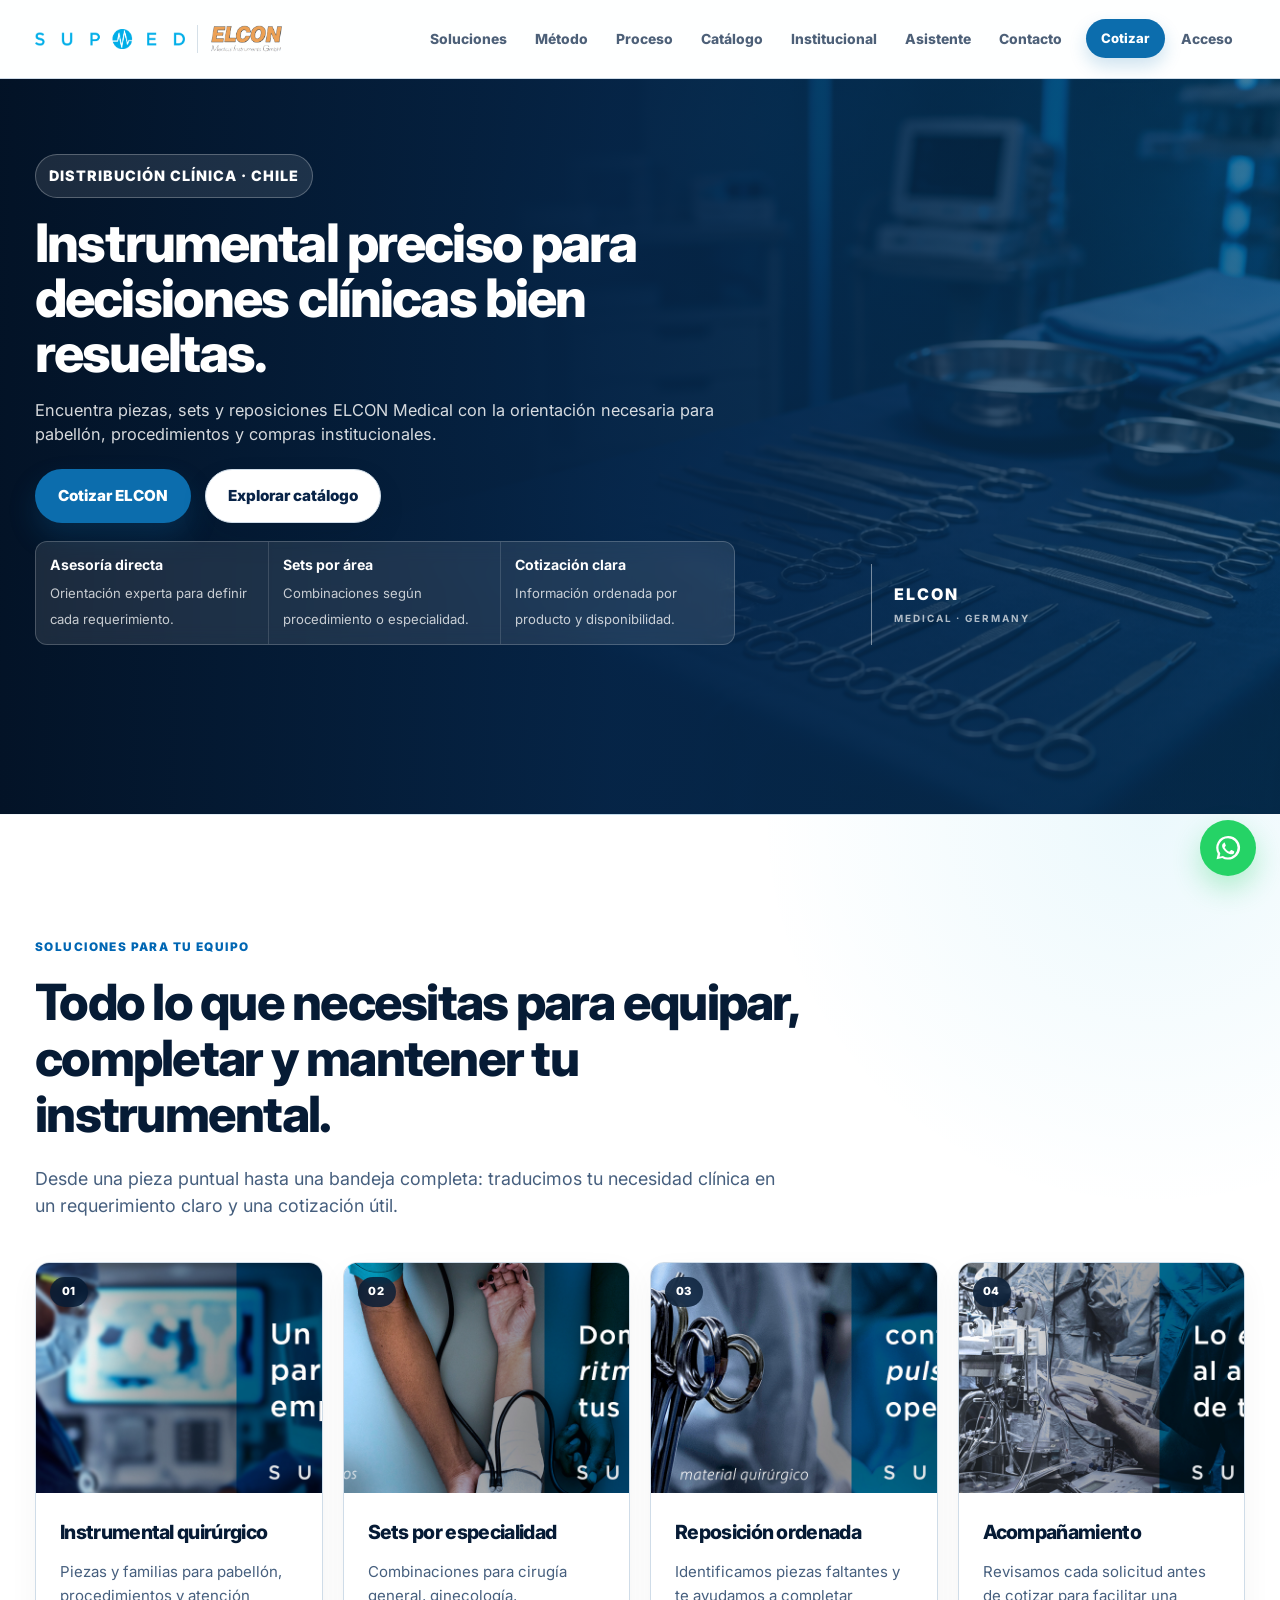
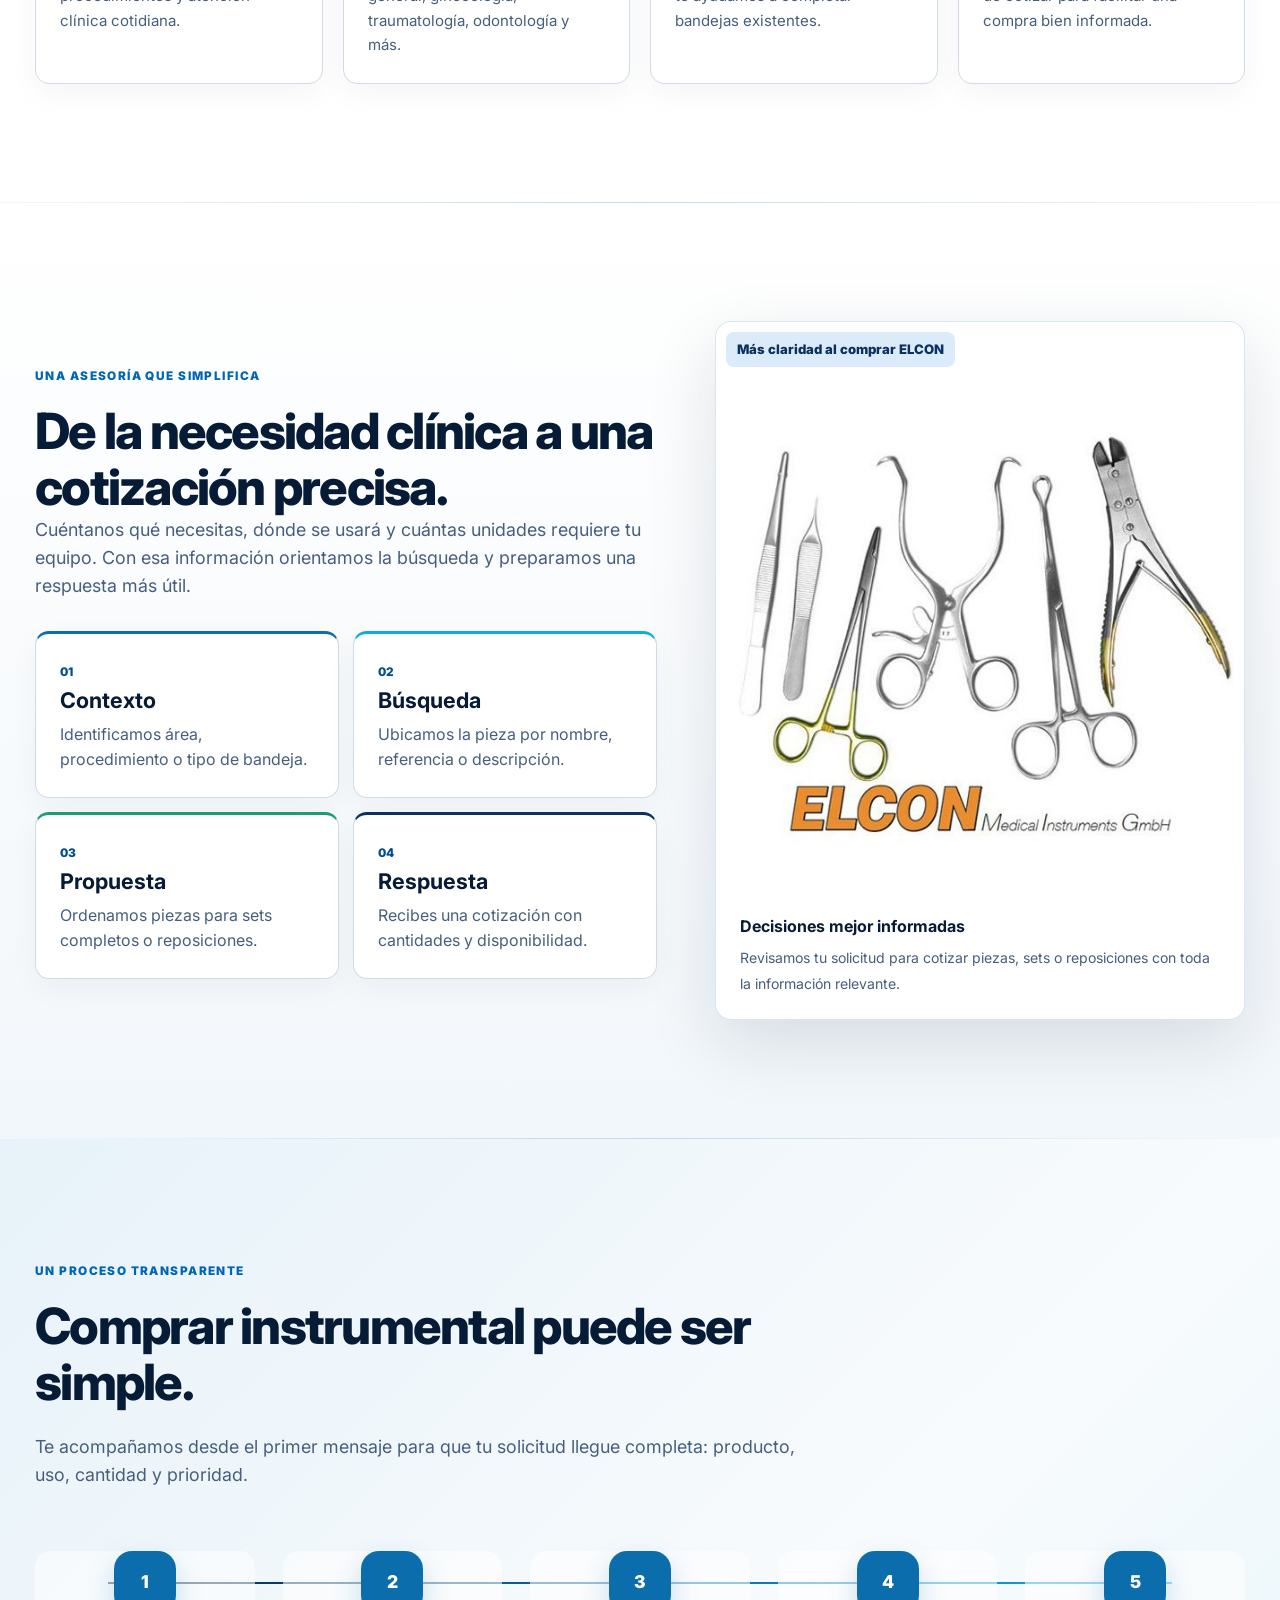
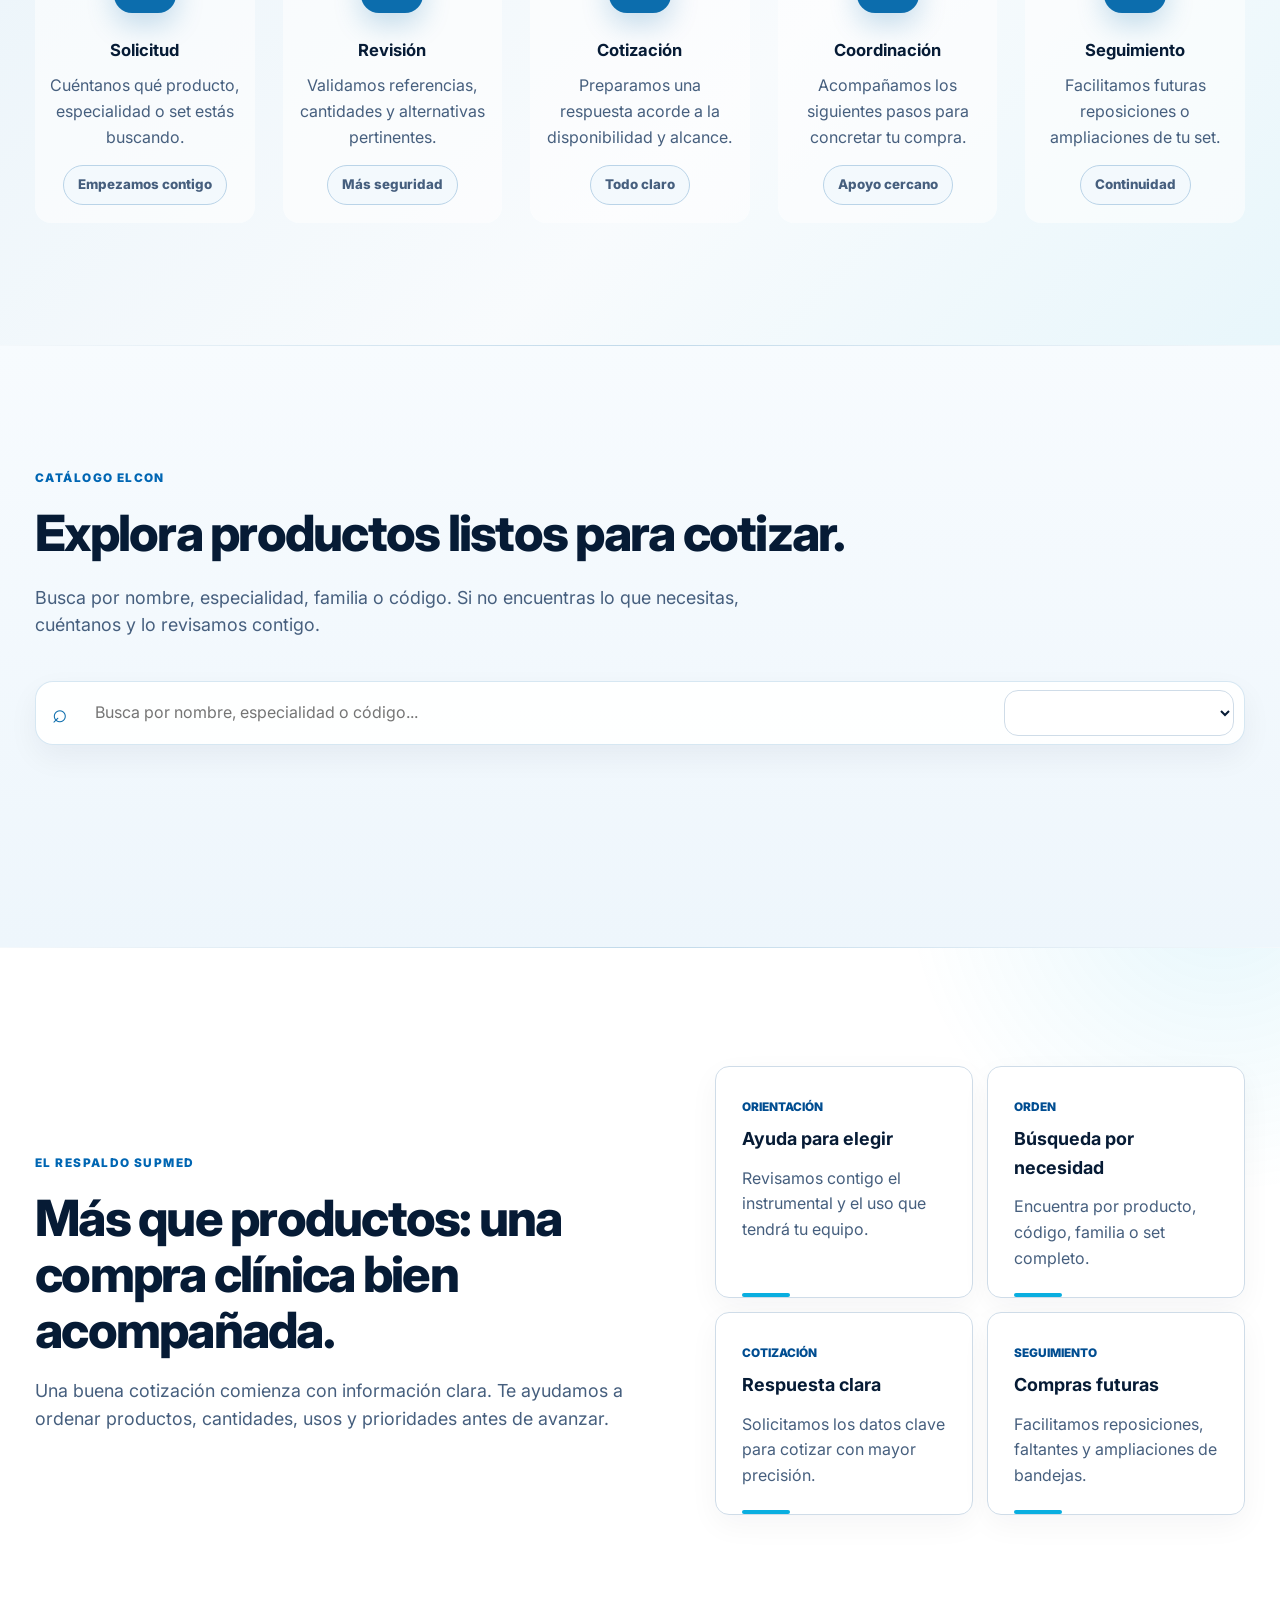
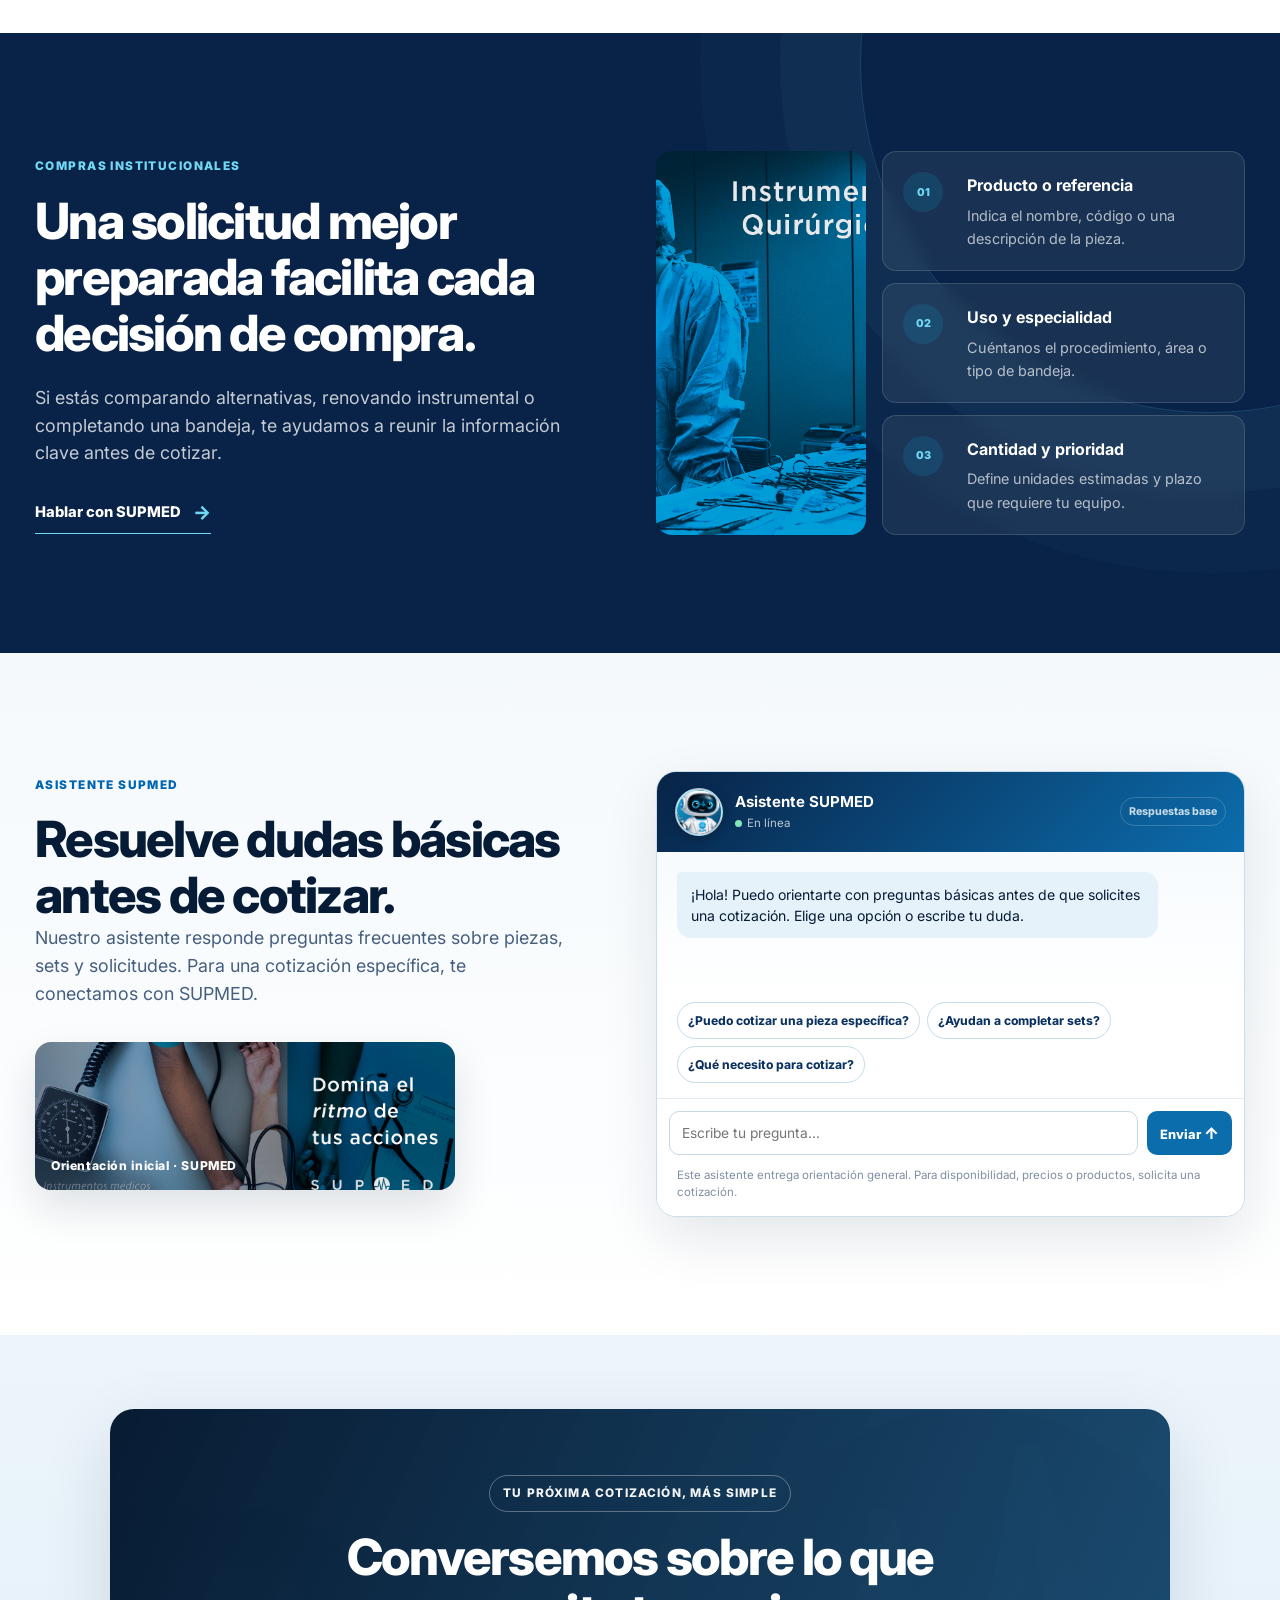
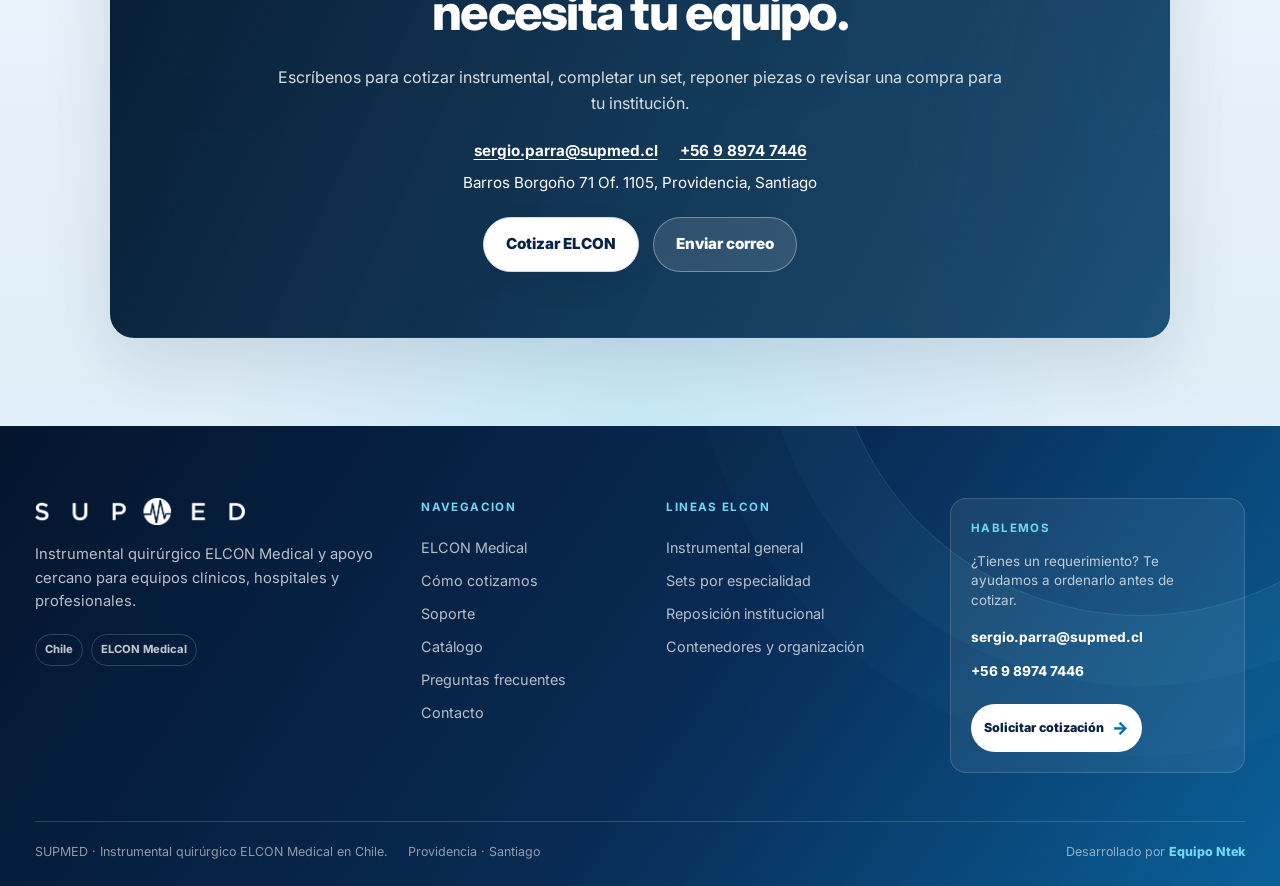
<file: index.html>
<!doctype html>
<html lang="es-CL">
  <head>
    <meta charset="utf-8">
    <meta name="viewport" content="width=device-width, initial-scale=1">
    <title>SUPMED | Instrumental quirúrgico ELCON Medical en Chile</title>
    <meta name="description" content="SUPMED acompaña la cotización de instrumental quirúrgico ELCON Medical en Chile: piezas, sets por especialidad y reposición para equipos clínicos.">
    <meta name="keywords" content="ELCON Medical Chile, instrumental quirúrgico alemán, SUPMED ELCON, catálogo ELCON Medical">
    <meta property="og:title" content="SUPMED | Distribuidor ELCON Medical N°1 en Chile">
    <meta property="og:description" content="Asesoría y cotización de instrumental quirúrgico ELCON Medical para equipos clínicos en Chile.">
    <meta property="og:type" content="website">
    <meta property="og:locale" content="es_CL">
    <meta property="og:url" content="https://supmed.cl/">
    <meta property="og:image" content="https://supmed.cl/assets/hero-instrumental.png">
    <meta property="og:image:alt" content="Instrumental quirúrgico ELCON Medical">
    <meta name="twitter:card" content="summary_large_image">
    <meta name="twitter:title" content="SUPMED | Instrumental quirúrgico ELCON Medical en Chile">
    <meta name="twitter:description" content="Asesoría y cotización de instrumental ELCON Medical para equipos clínicos en Chile.">
    <meta name="twitter:image" content="https://supmed.cl/assets/hero-instrumental.png">
    <meta name="robots" content="index,follow,max-image-preview:large,max-snippet:-1,max-video-preview:-1">
    <link rel="canonical" href="https://supmed.cl/">
    <link rel="icon" type="image/png" href="assets/logo2.png">
    <link rel="apple-touch-icon" href="assets/logo2.png">
    <link rel="preconnect" href="https://fonts.googleapis.com">
    <link rel="preconnect" href="https://fonts.gstatic.com" crossorigin>
    <link href="https://fonts.googleapis.com/css2?family=Inter:wght@400;500;600;700;800&display=swap" rel="stylesheet">
    <link rel="stylesheet" href="styles.css">
    <script type="application/ld+json">
      {
        "@context": "https://schema.org",
        "@graph": [
          {
            "@type": "Organization",
            "@id": "https://supmed.cl/#organization",
            "name": "SUPMED",
            "url": "https://supmed.cl/",
            "logo": "https://supmed.cl/assets/logosupmed2.png",
            "email": "sergio.parra@supmed.cl",
            "telephone": "+56989747446",
            "address": {
              "@type": "PostalAddress",
              "streetAddress": "Barros Borgoño 71, Oficina 1105",
              "addressLocality": "Providencia",
              "addressRegion": "Región Metropolitana",
              "addressCountry": "CL"
            }
          },
          {
            "@type": "WebSite",
            "@id": "https://supmed.cl/#website",
            "url": "https://supmed.cl/",
            "name": "SUPMED",
            "inLanguage": "es-CL",
            "publisher": { "@id": "https://supmed.cl/#organization" }
          },
          {
            "@type": "FAQPage",
            "mainEntity": [
              {
                "@type": "Question",
                "name": "¿Puedo cotizar una pieza específica de instrumental?",
                "acceptedAnswer": { "@type": "Answer", "text": "Sí. Puedes enviar el nombre, referencia o una descripción de la pieza que buscas. Si corresponde, también puedes indicar el uso clínico para orientar mejor la búsqueda." }
              },
              {
                "@type": "Question",
                "name": "¿SUPMED ayuda a completar sets o bandejas?",
                "acceptedAnswer": { "@type": "Answer", "text": "Sí. SUPMED puede revisar un requerimiento de piezas, sets o reposiciones para ordenar la solicitud antes de cotizar." }
              },
              {
                "@type": "Question",
                "name": "¿Qué información debo incluir para solicitar una cotización?",
                "acceptedAnswer": { "@type": "Answer", "text": "Incluye el producto o especialidad, cantidad aproximada, uso esperado y plazo requerido. Una referencia o fotografía de la pieza también puede facilitar la revisión." }
              }
            ]
          }
        ]
      }
    </script>
  </head>
  <body>
    <header class="site-header">
      <div class="container header-row">
        <a href="#inicio" class="brand" aria-label="SUPMED inicio">
          <img src="assets/logosupmed2.png" alt="SUPMED" class="brand-logo">
          <span class="brand-divider" aria-hidden="true"></span>
          <img src="assets/logo_neu.png" alt="ELCON Medical" class="brand-partner">
        </a>
        <button id="menu-toggle" class="menu-toggle" type="button" aria-label="Abrir menú">Menú</button>
        <nav id="main-nav" class="nav" aria-label="Principal">
          <a href="#elcon">Soluciones</a>
          <a href="#metodo">Método</a>
          <a href="#soporte">Proceso</a>
          <a href="#catalogo">Catálogo</a>
          <a href="#institucional">Institucional</a>
          <a href="#preguntas">Asistente</a>
          <a href="#contacto">Contacto</a>
          <button type="button" class="nav-quote quote-trigger">Cotizar</button>
          <a class="nav-access" href="admin.html">Acceso</a>
        </nav>
      </div>
    </header>

    <main>
      <section id="inicio" class="hero">
        <div class="hero-carousel" aria-hidden="true">
          <img src="assets/hero-instrumental.png" alt="" class="hero-slide is-active">
        </div>
        <div class="container hero-grid">
          <div class="hero-copy">
            <span class="hero-kicker">Distribución clínica · Chile</span>
            <h1>Instrumental preciso para decisiones clínicas bien resueltas.</h1>
            <p class="lead">Encuentra piezas, sets y reposiciones ELCON Medical con la orientación necesaria para pabellón, procedimientos y compras institucionales.</p>
            <div class="hero-actions">
              <button type="button" class="btn btn-primary quote-trigger">Cotizar ELCON</button>
              <a href="#catalogo" class="btn btn-secondary">Explorar catálogo</a>
            </div>
            <div class="hero-proof">
              <div><strong>Asesoría directa</strong><span>Orientación experta para definir cada requerimiento.</span></div>
              <div><strong>Sets por área</strong><span>Combinaciones según procedimiento o especialidad.</span></div>
              <div><strong>Cotización clara</strong><span>Información ordenada por producto y disponibilidad.</span></div>
            </div>
          </div>
          <div class="hero-seal" aria-hidden="true">
            <span>ELCON</span>
            <small>Medical · Germany</small>
          </div>
        </div>
      </section>

      <div class="section-rule" aria-hidden="true"></div>

      <section id="elcon" class="context-section">
        <div class="container">
          <div class="section-head wide">
            <span class="eyebrow">Soluciones para tu equipo</span>
            <h2>Todo lo que necesitas para equipar, completar y mantener tu instrumental.</h2>
            <p class="lead">Desde una pieza puntual hasta una bandeja completa: traducimos tu necesidad clínica en un requerimiento claro y una cotización útil.</p>
          </div>
          <div class="context-grid">
            <article class="image-card">
              <span class="card-index">01</span>
              <div class="card-visual">
                <img src="assets/E1.jpg" alt="Instrumental quirúrgico ELCON Medical">
              </div>
              <h3>Instrumental quirúrgico</h3>
              <p>Piezas y familias para pabellón, procedimientos y atención clínica cotidiana.</p>
            </article>
            <article class="image-card">
              <span class="card-index">02</span>
              <div class="card-visual">
                <img src="assets/E2.jpg" alt="Sets por especialidad ELCON Medical">
              </div>
              <h3>Sets por especialidad</h3>
              <p>Combinaciones para cirugía general, ginecología, traumatología, odontología y más.</p>
            </article>
            <article class="image-card">
              <span class="card-index">03</span>
              <div class="card-visual">
                <img src="assets/E3.jpg" alt="Reposición ordenada de instrumental ELCON Medical">
              </div>
              <h3>Reposición ordenada</h3>
              <p>Identificamos piezas faltantes y te ayudamos a completar bandejas existentes.</p>
            </article>
            <article class="image-card">
              <span class="card-index">04</span>
              <div class="card-visual">
                <img src="assets/E4.jpg" alt="Acompañamiento SUPMED para equipos clínicos">
              </div>
              <h3>Acompañamiento</h3>
              <p>Revisamos cada solicitud antes de cotizar para facilitar una compra bien informada.</p>
            </article>
          </div>
        </div>
      </section>

      <div class="section-rule" aria-hidden="true"></div>

      <section id="metodo" class="method-section">
        <div class="container method-grid">
          <div>
            <span class="eyebrow">Una asesoría que simplifica</span>
            <h2>De la necesidad clínica a una cotización precisa.</h2>
            <p class="lead">Cuéntanos qué necesitas, dónde se usará y cuántas unidades requiere tu equipo. Con esa información orientamos la búsqueda y preparamos una respuesta más útil.</p>
            <div class="manual-grid">
              <article><span>01</span><strong>Contexto</strong><p>Identificamos área, procedimiento o tipo de bandeja.</p></article>
              <article><span>02</span><strong>Búsqueda</strong><p>Ubicamos la pieza por nombre, referencia o descripción.</p></article>
              <article><span>03</span><strong>Propuesta</strong><p>Ordenamos piezas para sets completos o reposiciones.</p></article>
              <article><span>04</span><strong>Respuesta</strong><p>Recibes una cotización con cantidades y disponibilidad.</p></article>
            </div>
          </div>
          <aside class="manual-panel">
            <div class="panel-label">Más claridad al comprar ELCON</div>
            <img src="assets/elcon.jpg" alt="SUPMED manual operativo">
            <div class="panel-caption">
              <strong>Decisiones mejor informadas</strong>
              <span>Revisamos tu solicitud para cotizar piezas, sets o reposiciones con toda la información relevante.</span>
            </div>
          </aside>
        </div>
      </section>

      <div class="section-rule" aria-hidden="true"></div>

      <section id="soporte" class="flow-section">
        <div class="container">
          <div class="section-head wide">
            <span class="eyebrow">Un proceso transparente</span>
            <h2>Comprar instrumental puede ser simple.</h2>
            <p class="lead">Te acompañamos desde el primer mensaje para que tu solicitud llegue completa: producto, uso, cantidad y prioridad.</p>
          </div>
          <div class="process-line">
            <article><span>1</span><strong>Solicitud</strong><p>Cuéntanos qué producto, especialidad o set estás buscando.</p><small>Empezamos contigo</small></article>
            <article><span>2</span><strong>Revisión</strong><p>Validamos referencias, cantidades y alternativas pertinentes.</p><small>Más seguridad</small></article>
            <article><span>3</span><strong>Cotización</strong><p>Preparamos una respuesta acorde a la disponibilidad y alcance.</p><small>Todo claro</small></article>
            <article><span>4</span><strong>Coordinación</strong><p>Acompañamos los siguientes pasos para concretar tu compra.</p><small>Apoyo cercano</small></article>
            <article><span>5</span><strong>Seguimiento</strong><p>Facilitamos futuras reposiciones o ampliaciones de tu set.</p><small>Continuidad</small></article>
          </div>
        </div>
      </section>

      <div class="section-rule" aria-hidden="true"></div>

      <section id="catalogo" class="alt catalog-section">
        <div class="container">
          <div class="section-head wide">
            <span class="eyebrow">Catálogo ELCON</span>
            <h2>Explora productos listos para cotizar.</h2>
            <p class="lead">Busca por nombre, especialidad, familia o código. Si no encuentras lo que necesitas, cuéntanos y lo revisamos contigo.</p>
          </div>
          <div class="catalog-toolbar">
            <span class="search-icon" aria-hidden="true">⌕</span>
            <label class="catalog-search" for="filter-search">
              <span class="sr-only">Buscar en el catálogo</span>
              <input id="filter-search" type="search" autocomplete="off" placeholder="Busca por nombre, especialidad o código...">
            </label>
            <button id="clear-search" class="clear-search" type="button" hidden aria-label="Limpiar búsqueda">Limpiar</button>
            <select id="filter-cat" aria-label="Filtrar por categoria"></select>
          </div>
          <p id="catalog-results" class="catalog-results" aria-live="polite"></p>
          <div id="prod-grid" class="grid-products"></div>
          <div id="catalog-pagination" class="catalog-pagination" aria-label="Paginacion del catalogo"></div>
        </div>
      </section>

      <div class="section-rule" aria-hidden="true"></div>

      <section id="confianza" class="trust-section">
        <div class="container trust-grid">
          <div>
            <span class="eyebrow">El respaldo SUPMED</span>
            <h2>Más que productos: una compra clínica bien acompañada.</h2>
            <p class="lead">Una buena cotización comienza con información clara. Te ayudamos a ordenar productos, cantidades, usos y prioridades antes de avanzar.</p>
          </div>
          <div class="trust-cards">
            <article><span>Orientación</span><strong>Ayuda para elegir</strong><p>Revisamos contigo el instrumental y el uso que tendrá tu equipo.</p></article>
            <article><span>Orden</span><strong>Búsqueda por necesidad</strong><p>Encuentra por producto, código, familia o set completo.</p></article>
            <article><span>Cotización</span><strong>Respuesta clara</strong><p>Solicitamos los datos clave para cotizar con mayor precisión.</p></article>
            <article><span>Seguimiento</span><strong>Compras futuras</strong><p>Facilitamos reposiciones, faltantes y ampliaciones de bandejas.</p></article>
          </div>
        </div>
      </section>

      <section id="institucional" class="institutional-section">
        <div class="container institutional-grid">
          <div class="institutional-copy">
            <span class="eyebrow">Compras institucionales</span>
            <h2>Una solicitud mejor preparada facilita cada decisión de compra.</h2>
            <p class="lead">Si estás comparando alternativas, renovando instrumental o completando una bandeja, te ayudamos a reunir la información clave antes de cotizar.</p>
            <a href="#contacto" class="text-link">Hablar con SUPMED <span aria-hidden="true">→</span></a>
          </div>
          <div class="institutional-aside">
            <img src="assets/f1.jpg" alt="Instrumental quirúrgico preparado para pabellón" class="institutional-image">
            <div class="requirement-list" aria-label="Información útil para cotizar">
              <article><span>01</span><div><strong>Producto o referencia</strong><p>Indica el nombre, código o una descripción de la pieza.</p></div></article>
              <article><span>02</span><div><strong>Uso y especialidad</strong><p>Cuéntanos el procedimiento, área o tipo de bandeja.</p></div></article>
              <article><span>03</span><div><strong>Cantidad y prioridad</strong><p>Define unidades estimadas y plazo que requiere tu equipo.</p></div></article>
            </div>
          </div>
        </div>
      </section>

      <section id="preguntas" class="faq-section">
        <div class="container faq-grid">
          <div>
            <span class="eyebrow">Asistente SUPMED</span>
            <h2>Resuelve dudas básicas antes de cotizar.</h2>
            <p class="lead">Nuestro asistente responde preguntas frecuentes sobre piezas, sets y solicitudes. Para una cotización específica, te conectamos con SUPMED.</p>
            <div class="faq-visual">
              <img src="assets/E2.jpg" alt="Instrumental ELCON Medical para cotizar">
              <span>Orientación inicial · SUPMED</span>
            </div>
          </div>
          <div class="supmed-chat" aria-label="Chat de preguntas frecuentes">
            <div class="chat-head">
              <div class="chatbot-avatar" id="chatbot-mascot">
                <img src="assets/supi.png" alt="SUPI, asistente virtual de SUPMED">
              </div>
              <div><strong>Asistente SUPMED</strong><span><i></i> En línea</span></div>
              <span class="chat-status">Respuestas base</span>
            </div>
            <div id="chat-messages" class="chat-messages" aria-live="polite">
              <div class="chat-bubble bot">¡Hola! Puedo orientarte con preguntas básicas antes de que solicites una cotización. Elige una opción o escribe tu duda.</div>
            </div>
            <div class="chat-suggestions" aria-label="Preguntas sugeridas">
              <button type="button" data-chat-question="pieza">¿Puedo cotizar una pieza específica?</button>
              <button type="button" data-chat-question="sets">¿Ayudan a completar sets?</button>
              <button type="button" data-chat-question="solicitud">¿Qué necesito para cotizar?</button>
            </div>
            <form id="chat-form" class="chat-form">
              <label class="sr-only" for="chat-input">Escribe una pregunta</label>
              <input id="chat-input" type="text" maxlength="180" placeholder="Escribe tu pregunta...">
              <button type="submit" aria-label="Enviar pregunta">Enviar <span aria-hidden="true">↑</span></button>
            </form>
            <p class="chat-disclaimer">Este asistente entrega orientación general. Para disponibilidad, precios o productos, solicita una cotización.</p>
          </div>
        </div>
      </section>

      <section id="contacto" class="contact-section">
        <div class="container final-cta">
          <div>
            <span class="cta-kicker">Tu próxima cotización, más simple</span>
            <h2>Conversemos sobre lo que necesita tu equipo.</h2>
            <p>Escríbenos para cotizar instrumental, completar un set, reponer piezas o revisar una compra para tu institución.</p>
            <div class="contact-details" aria-label="Datos de contacto">
              <a href="mailto:sergio.parra@supmed.cl">sergio.parra@supmed.cl</a>
              <a href="tel:+56989747446">+56 9 8974 7446</a>
              <span>Barros Borgoño 71 Of. 1105, Providencia, Santiago</span>
            </div>
            <div class="hero-actions center">
              <button type="button" class="btn btn-secondary quote-trigger">Cotizar ELCON</button>
              <a href="mailto:sergio.parra@supmed.cl" class="btn btn-ghost">Enviar correo</a>
            </div>
          </div>
        </div>
      </section>
    </main>

    <footer class="site-footer">
      <div class="container footer-grid">
        <div class="footer-about">
          <img src="assets/logosupmed3.png" alt="SUPMED" class="footer-logo">
          <p>Instrumental quirúrgico ELCON Medical y apoyo cercano para equipos clínicos, hospitales y profesionales.</p>
          <div class="footer-tags"><span>Chile</span><span>ELCON Medical</span></div>
        </div>
        <div>
          <h4>Navegacion</h4>
          <a href="#elcon">ELCON Medical</a>
          <a href="#metodo">Cómo cotizamos</a>
          <a href="#soporte">Soporte</a>
          <a href="#catalogo">Catálogo</a>
          <a href="#preguntas">Preguntas frecuentes</a>
          <a href="#contacto">Contacto</a>
        </div>
        <div>
          <h4>Lineas ELCON</h4>
          <a href="#catalogo">Instrumental general</a>
          <a href="#catalogo">Sets por especialidad</a>
          <a href="#catalogo">Reposición institucional</a>
          <a href="#catalogo">Contenedores y organización</a>
        </div>
        <div class="footer-contact">
          <h4>Hablemos</h4>
          <p>¿Tienes un requerimiento? Te ayudamos a ordenarlo antes de cotizar.</p>
          <a class="footer-contact-link" href="mailto:sergio.parra@supmed.cl">sergio.parra@supmed.cl</a>
          <a class="footer-contact-link" href="tel:+56989747446">+56 9 8974 7446</a>
          <button type="button" class="footer-quote quote-trigger">Solicitar cotización <span aria-hidden="true">→</span></button>
        </div>
      </div>
      <div class="container footer-bottom">
        <span>SUPMED · Instrumental quirúrgico ELCON Medical en Chile.</span>
        <span>Providencia · Santiago</span>
        <span class="footer-credit">Desarrollado por <a href="https://ntek.cl" target="_blank" rel="noopener noreferrer">Equipo Ntek</a></span>
      </div>
    </footer>

    <a class="floating-quote" href="https://wa.me/56989747446?text=Hola%20SUPMED%2C%20quiero%20cotizar%20instrumental%20ELCON%20Medical." target="_blank" rel="noopener" aria-label="Contactar por WhatsApp al +56 9 8974 7446">
      <svg viewBox="0 0 32 32" aria-hidden="true" focusable="false">
        <path fill="currentColor" d="M16 3.2A12.6 12.6 0 0 0 5.1 22.1L3.8 28l6-1.4A12.6 12.6 0 1 0 16 3.2Zm0 2.4a10.2 10.2 0 0 1 0 20.4c-1.8 0-3.5-.5-5-1.3l-.4-.2-3.6.8.8-3.5-.2-.4A10.2 10.2 0 0 1 16 5.6Zm-4.4 5.3c-.2 0-.5.1-.8.4-.3.4-1.1 1.1-1.1 2.6s1.1 3 1.3 3.2c.2.2 2.2 3.5 5.4 4.8 2.7 1 3.3.8 3.9.8.6-.1 1.9-.8 2.1-1.5.3-.8.3-1.4.2-1.5-.1-.2-.3-.3-.7-.5l-2.1-1c-.3-.1-.6-.2-.8.2-.2.3-.8 1-1 1.2-.2.2-.4.2-.7.1-.4-.2-1.5-.5-2.8-1.7-1-1-1.7-2.1-2-2.5-.2-.3 0-.5.2-.7l.5-.6c.2-.2.2-.4.4-.6.1-.2.1-.4 0-.6l-.9-2.2c-.3-.7-.6-.7-.8-.7h-.3Z"/>
      </svg>
    </a>

    <div id="quote-modal" class="modal-backdrop" role="dialog" aria-modal="true" aria-label="Solicitar cotizacion">
      <div class="modal">
        <div class="modal-head">
          <h3>Solicitar cotizacion</h3>
          <button class="close-x" type="button" data-close="quote-modal" aria-label="Cerrar">&times;</button>
        </div>
        <div class="modal-body">
          <span id="quote-product-tag" class="hidden quote-tag"></span>
          <form id="quote-form" class="quote-form">
            <input type="hidden" id="quote-product-name" name="product_name">
            <div class="row-2">
              <div class="field"><label>Nombre *</label><input name="name" required></div>
              <div class="field"><label>Cargo</label><input name="position"></div>
            </div>
            <div class="row-2">
              <div class="field"><label>Institucion / empresa</label><input name="institution"></div>
              <div class="field"><label>Telefono</label><input name="phone"></div>
            </div>
            <div class="field"><label>Correo *</label><input name="email" type="email" required></div>
            <div class="field"><label>Producto o especialidad de interes</label><input id="quote-interest" name="interest"></div>
            <div class="field"><label>Mensaje</label><textarea name="message" placeholder="Cuentanos que producto buscas, cantidad aproximada, uso o plazo requerido..."></textarea></div>
            <button type="submit" class="btn btn-primary">Enviar solicitud</button>
          </form>
        </div>
      </div>
    </div>

    <div id="product-modal" class="modal-backdrop" role="dialog" aria-modal="true" aria-label="Detalle">
      <div class="modal">
        <div class="modal-head">
          <h3 id="product-modal-title">Detalle</h3>
          <button class="close-x" type="button" data-close="product-modal" aria-label="Cerrar">&times;</button>
        </div>
        <div class="modal-body"></div>
        <div class="modal-foot">
          <button id="product-modal-quote" type="button" class="btn btn-primary">Solicitar cotización</button>
        </div>
      </div>
    </div>

    <div id="toast-stack" class="toast-stack" aria-live="polite"></div>
    <script type="module" src="script.js"></script>
  </body>
</html>
</file>
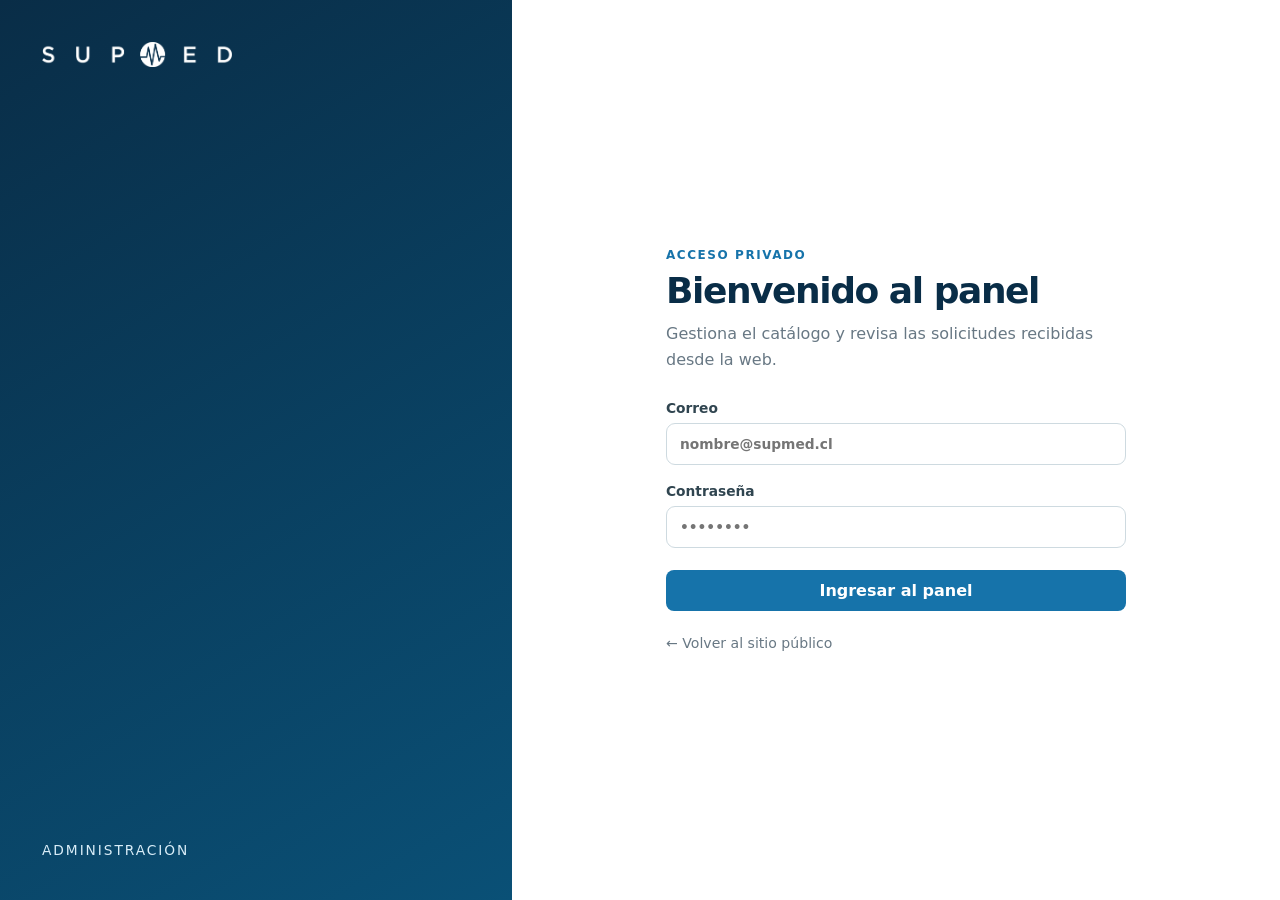
<file: admin.html>
<!doctype html>
<html lang="es">
  <head>
    <meta charset="UTF-8">
    <meta name="viewport" content="width=device-width, initial-scale=1.0">
    <meta name="robots" content="noindex, nofollow">
    <title>Panel de administración | SUPMED</title>
    <link rel="icon" href="assets/logosupmed3.png">
    <link rel="stylesheet" href="admin.css">
  </head>
  <body>
    <section id="login-view" class="login-view">
      <div class="login-brand">
        <a href="index.html" aria-label="Volver al sitio de SUPMED">
          <img src="assets/logosupmed3.png" alt="SUPMED">
        </a>
        <span>Administración</span>
      </div>
      <div class="login-card">
        <span class="eyebrow">Acceso privado</span>
        <h1>Bienvenido al panel</h1>
        <p>Gestiona el catálogo y revisa las solicitudes recibidas desde la web.</p>
        <form id="login-form" class="form-stack">
          <label>Correo<input name="email" type="email" autocomplete="email" required placeholder="nombre@supmed.cl"></label>
          <label>Contraseña<input name="password" type="password" autocomplete="current-password" required placeholder="••••••••"></label>
          <button class="button primary full" type="submit">Ingresar al panel</button>
        </form>
        <a class="back-link" href="index.html">← Volver al sitio público</a>
      </div>
    </section>

    <div id="admin-view" class="admin-shell hidden">
      <aside class="sidebar">
        <a class="sidebar-brand" href="index.html">
          <img src="assets/logosupmed3.png" alt="SUPMED">
          <span>Panel de control</span>
        </a>
        <nav class="sidebar-nav" aria-label="Secciones del panel">
          <button class="nav-item active" type="button" data-view="overview"><span>⌂</span> Resumen</button>
          <button class="nav-item" type="button" data-view="products"><span>□</span> Productos <b id="nav-products-count">0</b></button>
          <button class="nav-item" type="button" data-view="quotes"><span>↗</span> Cotizaciones <b id="nav-quotes-count">0</b></button>
        </nav>
        <div class="sidebar-footer">
          <a href="index.html" target="_blank" rel="noopener">Ver sitio público ↗</a>
          <button id="logout-button" type="button">Cerrar sesión</button>
        </div>
      </aside>

      <main class="admin-main">
        <header class="topbar">
          <button id="menu-button" class="menu-button" type="button" aria-label="Abrir menú">☰</button>
          <div>
            <p id="view-kicker">Panel SUPMED</p>
            <h1 id="view-title">Resumen</h1>
          </div>
          <div class="user-chip"><span id="user-initial">S</span><div><strong id="user-name">Usuario</strong><small>Administrador</small></div></div>
        </header>

        <div class="content">
          <section id="view-overview" class="panel-view active">
            <div class="welcome-card">
              <div><span>Centro de administración</span><h2>Todo tu catálogo, en un solo lugar.</h2><p>Publica productos y responde más rápido a las nuevas solicitudes comerciales.</p></div>
              <button class="button light" type="button" data-new-product>+ Agregar producto</button>
            </div>
            <div class="metric-grid">
              <article class="metric-card"><span class="metric-icon blue">□</span><div><small>Productos publicados</small><strong id="metric-products">—</strong><button type="button" data-go="products">Ver catálogo →</button></div></article>
              <article class="metric-card"><span class="metric-icon green">↗</span><div><small>Solicitudes recibidas</small><strong id="metric-quotes">—</strong><button type="button" data-go="quotes">Ver solicitudes →</button></div></article>
              <article class="metric-card"><span class="metric-icon orange">★</span><div><small>Productos destacados</small><strong id="metric-featured">—</strong><span>Visibles con prioridad</span></div></article>
              <article class="metric-card"><span class="metric-icon violet">◷</span><div><small>Solicitudes este mes</small><strong id="metric-month">—</strong><span id="metric-month-label">Mes actual</span></div></article>
            </div>
            <div class="overview-grid">
              <section class="surface">
                <div class="surface-head"><div><h3>Solicitudes recientes</h3><p>Últimos contactos recibidos desde la web</p></div><button class="text-button" type="button" data-go="quotes">Ver todas</button></div>
                <div id="recent-quotes" class="recent-list"><div class="loading-row">Cargando solicitudes…</div></div>
              </section>
              <section class="surface quick-actions">
                <div class="surface-head"><div><h3>Acciones rápidas</h3><p>Atajos para las tareas frecuentes</p></div></div>
                <button type="button" data-new-product><span>＋</span><div><strong>Nuevo producto</strong><small>Agregar al catálogo público</small></div><b>›</b></button>
                <button type="button" data-go="products"><span>✎</span><div><strong>Gestionar catálogo</strong><small>Editar, ordenar o eliminar</small></div><b>›</b></button>
                <button type="button" data-go="quotes"><span>↗</span><div><strong>Revisar solicitudes</strong><small>Ver datos y mensajes</small></div><b>›</b></button>
              </section>
            </div>
          </section>

          <section id="view-products" class="panel-view">
            <div class="page-actions">
              <div><h2>Catálogo de productos</h2><p>Los cambios se reflejan directamente en el sitio público.</p></div>
              <button class="button primary" type="button" data-new-product>+ Agregar producto</button>
            </div>
            <div class="surface">
              <div class="toolbar">
                <label class="search-field"><span>⌕</span><input id="product-search" type="search" placeholder="Buscar por nombre o referencia…"></label>
                <select id="product-category-filter"><option value="">Todas las categorías</option></select>
                <button id="refresh-products" class="icon-button" type="button" title="Actualizar">↻</button>
              </div>
              <div id="products-table" class="table-wrap"></div>
            </div>
          </section>

          <section id="view-quotes" class="panel-view">
            <div class="page-actions">
              <div><h2>Solicitudes de cotización</h2><p>Contactos enviados por potenciales clientes desde la web.</p></div>
              <button id="export-quotes" class="button secondary" type="button">↓ Exportar CSV</button>
            </div>
            <div id="quote-pipeline" class="pipeline-grid" aria-label="Resumen por estado"></div>
            <div class="surface">
              <div class="toolbar">
                <label class="search-field"><span>⌕</span><input id="quote-search" type="search" placeholder="Buscar cliente, empresa o producto…"></label>
                <select id="quote-status-filter"><option value="">Todos los estados</option><option value="new">Nuevos</option><option value="contacted">Contactados</option><option value="quoting">Cotizando</option><option value="sent">Cotización enviada</option><option value="won">Ganados</option><option value="lost">Perdidos</option><option value="archived">Archivados</option></select>
                <select id="quote-date-filter"><option value="all">Todas las fechas</option><option value="today">Hoy</option><option value="week">Últimos 7 días</option><option value="month">Este mes</option></select>
                <button id="refresh-quotes" class="icon-button" type="button" title="Actualizar">↻</button>
              </div>
              <div id="quotes-table" class="table-wrap"></div>
            </div>
          </section>
        </div>
      </main>
    </div>

    <div id="product-modal" class="modal-backdrop" role="dialog" aria-modal="true" aria-labelledby="product-modal-title">
      <div class="modal">
        <div class="modal-head"><div><span class="eyebrow">Catálogo</span><h2 id="product-modal-title">Agregar producto</h2></div><button type="button" data-close-modal aria-label="Cerrar">×</button></div>
        <form id="product-form" class="modal-body">
          <input type="hidden" name="id">
          <div class="form-grid two"><label>Nombre del producto *<input name="name" required></label><label>Referencia *<input name="reference" required></label></div>
          <div class="form-grid two"><label>Categoría *<select name="categoryId" required></select></label><label>Orden de aparición<input name="sortOrder" type="number" min="0" step="1" value="0"></label></div>
          <label>Filtro del catálogo *<input name="filter" list="filter-options" required placeholder="Ej: Instrumental"><datalist id="filter-options"></datalist><small>Agrupa el producto en los filtros del sitio público.</small></label>
          <div class="form-grid two image-fields"><label>Imagen<input name="image" type="file" accept="image/jpeg,image/png,image/webp,image/gif"><small>JPG, PNG, WebP o GIF. Máximo 5 MB.</small></label><div id="image-preview" class="image-preview"><span>Sin imagen</span></div></div>
          <label id="remove-image-label" class="check-row hidden"><input name="removeImage" type="checkbox"> Quitar la imagen actual</label>
          <label>Resumen *<input name="short" required maxlength="240" placeholder="Descripción breve para la tarjeta del producto"></label>
          <label>Descripción completa<textarea name="long" rows="4" placeholder="Características, usos o información adicional"></textarea></label>
          <div class="check-grid"><label class="check-row"><input name="hasVariants" type="checkbox"> Este producto tiene variantes</label><label class="check-row"><input name="featured" type="checkbox"> Mostrar como destacado</label></div>
          <label id="variants-field" class="hidden">Variantes<textarea name="variants" rows="4" placeholder="Una variante por línea"></textarea><small>También puedes separarlas con coma o punto y coma.</small></label>
          <div class="modal-actions"><button class="button secondary" type="button" data-close-modal>Cancelar</button><button id="save-product" class="button primary" type="submit">Guardar producto</button></div>
        </form>
      </div>
    </div>

    <div id="quote-modal" class="modal-backdrop" role="dialog" aria-modal="true" aria-labelledby="quote-modal-title">
      <div class="modal modal-small">
        <div class="modal-head"><div><span class="eyebrow">Solicitud</span><h2 id="quote-modal-title">Detalle de cotización</h2></div><button type="button" data-close-modal aria-label="Cerrar">×</button></div>
        <div class="modal-body">
          <div id="quote-detail"></div>
          <form id="quote-management-form" class="management-form">
            <input type="hidden" name="id">
            <div class="form-grid two">
              <label>Estado<select name="status" required><option value="new">Nuevo</option><option value="contacted">Contactado</option><option value="quoting">Cotizando</option><option value="sent">Cotización enviada</option><option value="won">Ganado</option><option value="lost">Perdido</option><option value="archived">Archivado</option></select></label>
              <label>Prioridad<select name="priority" required><option value="low">Baja</option><option value="normal">Normal</option><option value="high">Alta</option><option value="urgent">Urgente</option></select></label>
            </div>
            <label>Notas internas<textarea name="internalNotes" rows="4" placeholder="Seguimiento, precio acordado, próximos pasos…"></textarea><small>Estas notas son privadas y nunca se muestran al cliente.</small></label>
            <div class="modal-actions"><button class="button secondary" type="button" data-close-modal>Cancelar</button><button id="save-quote" class="button primary" type="submit">Guardar seguimiento</button></div>
          </form>
        </div>
      </div>
    </div>

    <div id="toast-stack" class="toast-stack" aria-live="polite"></div>
    <script type="module" src="admin.js"></script>
  </body>
</html>
</file>
<file: styles.css>
*, *::before, *::after { box-sizing: border-box; }
html { scroll-behavior: smooth; }
:root {
  --bg: #f4f8fb;
  --surface: #ffffff;
  --surface-soft: #f3f8fc;
  --surface-blue: #e2f0fb;
  --ink: #061b35;
  --ink-soft: #465f7e;
  --muted: #7f90a4;
  --line: #cfdce8;
  --brand: #09aee0;
  --brand-mid: #0c6dad;
  --brand-dark: #0a315f;
  --brand-deep: #082347;
  --success: #1f9b73;
  --danger: #b83b3b;
  --shadow: 0 24px 70px rgba(6, 27, 53, .12);
  --shadow-soft: 0 18px 44px rgba(6, 27, 53, .08);
  --radius: 14px;
  --container: 1210px;
  --font: "Inter", system-ui, -apple-system, BlinkMacSystemFont, "Segoe UI", sans-serif;
}
body {
  margin: 0;
  font-family: var(--font);
  color: var(--ink);
  background: var(--bg);
  font-size: 16px;
  line-height: 1.6;
  -webkit-font-smoothing: antialiased;
}
body.menu-open, body.modal-open { overflow: hidden; }
img { display: block; max-width: 100%; }
a { color: inherit; text-decoration: none; }
p { margin: 0; color: var(--ink-soft); }
h1, h2, h3, h4 { margin: 0; color: var(--ink); letter-spacing: -.035em; }
h1 { max-width: 700px; font-size: clamp(2.7rem, 4.15vw, 4.55rem); font-weight: 800; }
h1 { line-height: 1.04; }
h2 { max-width: 820px; font-size: clamp(2.2rem, 3.9vw, 4.05rem); font-weight: 800; line-height: 1.12; }
h3 { font-size: 1.15rem; font-weight: 800; }
section { position: relative; padding: 118px 0; background: #fff; }
.container { width: min(100% - 40px, var(--container)); margin: 0 auto; }
.alt { background: linear-gradient(180deg, #f7fbfe, #eef6fc); }
.lead { max-width: 760px; font-size: 1.12rem; color: var(--ink-soft); line-height: 1.55; }
.eyebrow {
  display: inline-flex;
  margin-bottom: 18px;
  color: #0066b3;
  font-size: .74rem;
  font-weight: 850;
  letter-spacing: .12em;
  text-transform: uppercase;
}
.section-head { max-width: 820px; margin-bottom: 42px; }
.section-head.wide { max-width: 920px; }
.section-head .lead { margin-top: 22px; }
.trust-section .lead { margin-top: 18px; }
.section-rule {
  height: 1px;
  background: linear-gradient(90deg, transparent, rgba(12, 109, 173, .22), transparent);
}

.site-header {
  position: sticky;
  top: 0;
  z-index: 50;
  background: rgba(255, 255, 255, .9);
  border-bottom: 1px solid var(--line);
  backdrop-filter: blur(14px);
  transition: box-shadow .2s ease, background .2s ease;
}
.site-header.scrolled {
  background: rgba(255, 255, 255, .9);
  box-shadow: 0 14px 34px rgba(6, 27, 53, .08);
}
.header-row { min-height: 78px; display: flex; align-items: center; gap: 28px; }
.brand { display: flex; align-items: center; gap: 12px; }
.brand-logo { width: 150px; height: auto; transition: transform .18s ease; }
.brand-divider { width: 1px; height: 28px; background: #d5e0e8; }
.brand-partner { width: 74px; height: auto; opacity: .82; }
.brand:hover .brand-logo { transform: translateY(-1px); }
.nav { display: flex; align-items: center; gap: 4px; margin-left: auto; }
.nav a {
  color: #4d6078;
  font-size: .87rem;
  font-weight: 780;
  padding: 10px 12px;
  border-radius: 999px;
  transition: color .16s ease, background .16s ease, transform .16s ease;
}
.nav a:hover, .nav a.active { color: var(--brand-dark); background: var(--surface-blue); transform: translateY(-1px); }
.nav-quote, .nav-access { border: 0; cursor: pointer; font: inherit; font-size: .82rem; font-weight: 800; }
.nav-quote { min-height: 38px; margin-left: 8px; padding: 9px 15px; border-radius: 999px; color: #fff; background: var(--brand-mid); box-shadow: 0 8px 18px rgba(12,109,173,.2); transition: transform .18s ease, background .18s ease; }
.nav-quote:hover { transform: translateY(-2px); background: var(--brand-dark); }
.nav-access { padding: 9px 8px; color: #6a7b90; background: transparent; }
.nav-access:hover { color: var(--brand-dark); }
.menu-toggle {
  display: none;
  margin-left: auto;
  border: 1px solid var(--line);
  background: var(--surface);
  color: var(--ink);
  border-radius: 7px;
  padding: 8px 12px;
  font: inherit;
  font-weight: 800;
}

.btn {
  display: inline-flex;
  align-items: center;
  justify-content: center;
  gap: 8px;
  min-height: 54px;
  padding: 14px 22px;
  border: 1px solid transparent;
  border-radius: 999px;
  cursor: pointer;
  font: inherit;
  font-size: .95rem;
  font-weight: 850;
  white-space: nowrap;
  transition: transform .18s ease, box-shadow .18s ease, background .18s ease, border-color .18s ease;
}
.btn:hover { transform: translateY(-2px); }
.btn:active { transform: translateY(0); }
.btn-primary {
  color: #fff;
  background: var(--brand-mid);
  box-shadow: 0 14px 28px rgba(12, 109, 173, .22);
}
.btn-primary:hover { background: var(--brand-dark); box-shadow: 0 18px 36px rgba(12, 109, 173, .28); }
.btn-secondary { color: var(--brand-deep); background: #fff; border-color: var(--line); box-shadow: 0 12px 28px rgba(6, 27, 53, .1); }
.btn-secondary:hover { background: var(--surface-blue); border-color: var(--brand); }
.btn-ghost { color: #fff; background: rgba(255,255,255,.12); border-color: rgba(255,255,255,.35); }
.btn-sm { min-height: 38px; padding: 9px 14px; font-size: .84rem; }

.hero {
  min-height: 735px;
  display: flex;
  align-items: center;
  padding: 38px 0 132px;
  background: #082347;
  overflow: hidden;
}
.hero::before {
  content: "";
  position: absolute;
  inset: 0;
  z-index: 1;
  background:
    linear-gradient(90deg, rgba(3, 19, 39, .96) 0%, rgba(6, 39, 75, .88) 48%, rgba(6, 67, 111, .48) 100%),
    linear-gradient(180deg, rgba(6, 27, 53, .18), rgba(6, 27, 53, .58));
  pointer-events: none;
}
.hero::after {
  display: none;
}
.hero-carousel {
  position: absolute;
  inset: 0;
  z-index: 0;
  overflow: hidden;
  background: #082347;
}
.hero-slide {
  position: absolute;
  inset: 0 0 auto;
  width: 100%;
  height: 100%;
  object-fit: cover;
  object-position: top center;
  opacity: 0;
  transition: opacity 1.6s ease-in-out;
}
.hero-slide.is-active { opacity: 1; }
.hero-grid { position: relative; z-index: 2; display: grid; grid-template-columns: minmax(0, 780px) auto; gap: 56px; align-items: center; }
.hero-copy h1, .hero-copy p { color: #fff; }
.hero-copy .lead { max-width: 690px; margin-top: 18px; color: rgba(255,255,255,.84); font-size: 1.02rem; line-height: 1.45; }
.hero-kicker {
  display: inline-flex;
  margin-bottom: 18px;
  padding: 9px 13px;
  color: #fff;
  font-size: .9rem;
  font-weight: 850;
  border: 1px solid rgba(255,255,255,.26);
  border-radius: 999px;
  background: rgba(255,255,255,.1);
  letter-spacing: .07em;
  text-transform: uppercase;
}
.hero-seal { align-self: end; display: grid; gap: 3px; min-width: 156px; padding: 18px 0 18px 22px; border-left: 1px solid rgba(255,255,255,.45); color: #fff; text-transform: uppercase; letter-spacing: .12em; }
.hero-seal span { font-size: 1rem; font-weight: 850; }
.hero-seal small { color: rgba(255,255,255,.68); font-size: .62rem; font-weight: 700; }
.hero-actions { display: flex; gap: 14px; flex-wrap: wrap; margin-top: 22px; }
.hero-actions.center { justify-content: center; }
.hero-proof {
  display: grid;
  grid-template-columns: repeat(3, 1fr);
  margin-top: 18px;
  max-width: 700px;
  border: 1px solid rgba(255,255,255,.2);
  border-radius: 12px;
  overflow: hidden;
  background: rgba(255,255,255,.1);
  backdrop-filter: blur(10px);
}
.hero-proof div { padding: 12px 14px; border-right: 1px solid rgba(255,255,255,.14); }
.hero-proof div:last-child { border-right: 0; }
.hero-proof strong { display: block; color: #fff; font-size: .88rem; margin-bottom: 4px; }
.hero-proof span { color: rgba(255,255,255,.76); font-size: .82rem; line-height: 1.35; }
.hero-note { margin-top: 14px; color: rgba(255,255,255,.75); font-size: .88rem; }
.hero-panel, .manual-panel {
  border: 1px solid rgba(255,255,255,.2);
  border-radius: 16px;
  padding: 10px;
  background: rgba(255,255,255,.18);
  box-shadow: var(--shadow);
  backdrop-filter: blur(10px);
}
.panel-label {
  display: inline-flex;
  margin-bottom: 7px;
  padding: 7px 11px;
  color: var(--brand-dark);
  background: #dcebfa;
  border-radius: 8px;
  font-size: .82rem;
  font-weight: 850;
}
.clinical-shot {
  position: relative;
  display: grid;
  place-items: center;
  min-height: 360px;
  overflow: hidden;
  border-radius: 8px;
  background:
    radial-gradient(circle at 50% 50%, rgba(0,174,232,.12), transparent 42%),
    linear-gradient(145deg, #ffffff, #eef9fd 58%, #dff2fb);
}
.clinical-shot img {
  position: relative;
  z-index: 1;
  width: min(220px, 62%);
  opacity: 1;
}
.clinical-shot::before,
.clinical-shot::after {
  display: none;
}
.panel-caption {
  margin-top: 7px;
  padding: 13px 14px;
  border-radius: 8px;
  background: rgba(255,255,255,.94);
}
.panel-caption strong { display: block; color: var(--ink); margin-bottom: 6px; }
.panel-caption span { color: var(--ink-soft); font-size: .88rem; line-height: 1.4; }

.context-grid, .grid-products {
  display: grid;
  grid-template-columns: repeat(4, 1fr);
  gap: 20px;
}
.image-card, .product-card, .contact-card, .trust-cards article, .metric-grid article, .manual-grid article {
  border: 1px solid var(--line);
  border-radius: var(--radius);
  background: var(--surface);
  box-shadow: 0 10px 30px rgba(6, 27, 53, .045);
  transition: transform .2s ease, box-shadow .2s ease, border-color .2s ease;
}
.image-card:hover, .product-card:hover, .contact-card:hover, .trust-cards article:hover, .metric-grid article:hover, .manual-grid article:hover {
  transform: translateY(-5px);
  border-color: #abc5dc;
  box-shadow: var(--shadow-soft);
}
.image-card { position: relative; overflow: hidden; }
.image-card {
  display: grid;
  grid-template-rows: 230px auto 1fr;
}
.image-card h3 { padding: 24px 24px 0; background: var(--surface); font-size: 1.22rem; }
.image-card p { padding: 12px 24px 26px; font-size: .94rem; }
.card-visual {
  display: grid;
  place-items: center;
  height: 230px;
  overflow: hidden;
  background:
    radial-gradient(circle at 50% 45%, rgba(0, 174, 232, .16), transparent 42%),
    linear-gradient(135deg, #eff9fd, #d9edf8);
}
.card-visual img {
  width: 100%;
  height: 100%;
  object-fit: cover;
  object-position: center;
  transition: transform .55s ease;
}
.image-card:hover .card-visual img { transform: scale(1.06); }
.card-index { position: absolute; z-index: 2; top: 14px; left: 14px; display: grid; place-items: center; width: 38px; height: 30px; border-radius: 999px; color: #fff; background: rgba(6, 27, 53, .82); font-size: .7rem; font-weight: 850; letter-spacing: .08em; backdrop-filter: blur(6px); }

.method-section, .impact-section, .users-section { background: linear-gradient(180deg, #fff, #f2f7fb); }
.context-section { background: radial-gradient(circle at 90% 0, rgba(9, 174, 224, .08), transparent 26%), #fff; }
.method-grid, .trust-grid {
  display: grid;
  grid-template-columns: minmax(0, 1.08fr) minmax(360px, .92fr);
  gap: 58px;
  align-items: center;
}
.manual-grid {
  display: grid;
  grid-template-columns: repeat(2, 1fr);
  gap: 14px;
  margin-top: 32px;
}
.manual-grid article { padding: 24px; border-top: 3px solid transparent; }
.manual-grid article:nth-child(1) { border-top-color: #0c6dad; }
.manual-grid article:nth-child(2) { border-top-color: #09aee0; }
.manual-grid article:nth-child(3) { border-top-color: #1f9b73; }
.manual-grid article:nth-child(4) { border-top-color: #0a315f; }
.manual-grid span, .trust-cards span, .metric-grid span {
  display: inline-flex;
  margin-bottom: 8px;
  color: #004d91;
  font-size: .74rem;
  font-weight: 850;
  text-transform: uppercase;
}
.manual-grid strong { display: block; font-size: 1.35rem; line-height: 1; margin-bottom: 10px; }
.manual-panel { background: #fff; border-color: rgba(12, 109, 173, .16); }
.manual-panel img {
  width: 100%;
  height: 520px;
  object-fit: cover;
  object-position: center;
  border-radius: 8px;
  background: linear-gradient(145deg, #f6fbfe, #dcedf8);
}

.flow-section { background: linear-gradient(135deg, #e7f2f9, #f8fbfd 62%, #e8f6fb); }
.process-line {
  position: relative;
  display: grid;
  grid-template-columns: repeat(5, 1fr);
  gap: 28px;
  margin: 62px 0 4px;
  text-align: center;
}
.process-line::before {
  content: "";
  position: absolute;
  top: 31px;
  left: 6%;
  right: 6%;
  height: 2px;
  background: linear-gradient(90deg, var(--brand-deep), var(--brand-mid), var(--brand));
}
.process-line article { position: relative; z-index: 1; }
.process-line article { min-height: 245px; padding: 0 14px 18px; border-radius: 16px; background: rgba(255,255,255,.58); transition: transform .2s ease, background .2s ease; }
.process-line article:hover { transform: translateY(-6px); background: #fff; }
.process-line article > span {
  display: grid;
  place-items: center;
  width: 62px;
  height: 62px;
  margin: 0 auto 24px;
  color: #fff;
  background: var(--brand-mid);
  border-radius: 18px;
  font-weight: 850;
  font-size: 1.1rem;
  box-shadow: 0 12px 28px rgba(12, 109, 173, .22);
}
.process-line strong { display: block; margin-bottom: 10px; font-size: 1.04rem; }
.process-line p { min-height: 78px; }
.process-line small {
  display: inline-flex;
  margin-top: 14px;
  padding: 8px 14px;
  border: 1px solid #bad4e8;
  border-radius: 999px;
  background: #f3f9fd;
  color: var(--ink-soft);
  font-weight: 800;
}
.catalog-toolbar { position: relative; display: flex; align-items: center; gap: 8px; flex-wrap: wrap; margin-bottom: 10px; padding: 8px 10px; border: 1px solid rgba(12, 109, 173, .16); border-radius: 18px; background: rgba(255,255,255,.88); box-shadow: 0 12px 30px rgba(6, 27, 53, .055); transition: border-color .18s ease, box-shadow .18s ease; }
.catalog-toolbar:focus-within { border-color: rgba(9, 174, 224, .7); box-shadow: 0 14px 34px rgba(12, 109, 173, .12); }
.search-icon { display: grid; place-items: center; width: 28px; color: var(--brand-mid); font-size: 1.6rem; line-height: 1; }
.catalog-search { flex: 1 1 260px; min-width: 0; }
.catalog-toolbar input, .catalog-toolbar select, .field select {
  min-height: 46px;
  border: 1px solid var(--line);
  border-radius: var(--radius);
  padding: 10px 13px;
  background: #fff;
  color: var(--ink);
  font: inherit;
}
.catalog-toolbar input { width: 100%; min-width: 0; border: 0; background: transparent; box-shadow: none; }
.catalog-toolbar input:focus { outline: 0; border-color: transparent; }
.catalog-toolbar select { min-width: 230px; }
.clear-search { border: 0; border-radius: 999px; padding: 7px 10px; color: var(--brand-dark); background: var(--surface-blue); font: inherit; font-size: .76rem; font-weight: 800; cursor: pointer; }
.clear-search:hover { background: #cfe8f8; }
.catalog-results { min-height: 26px; margin: 0 2px 20px; color: var(--ink-soft); font-size: .85rem; font-weight: 650; }
.catalog-toolbar input:focus, .catalog-toolbar select:focus, .field input:focus, .field textarea:focus, .field select:focus {
  outline: 3px solid rgba(9, 174, 224, .2);
  border-color: var(--brand);
}
.admin-catalog-tools {
  display: flex;
  align-items: center;
  justify-content: space-between;
  gap: 16px;
  margin: -8px 0 22px;
  padding: 16px;
  border: 1px solid #bcd6e9;
  border-radius: var(--radius);
  background: #fff;
}
.admin-catalog-tools strong { display: block; color: var(--brand-dark); }
.admin-catalog-tools span { color: var(--ink-soft); font-size: .9rem; }
.admin-quotes-panel {
  margin: 0 0 24px;
  padding: 20px;
  border: 1px solid #bcd6e9;
  border-radius: var(--radius);
  background: #fff;
}
.admin-quotes-head { display: flex; align-items: center; justify-content: space-between; gap: 16px; margin-bottom: 16px; }
.admin-quotes-head strong { display: block; color: var(--brand-dark); }
.admin-quotes-head span { color: var(--ink-soft); font-size: .9rem; }
.quote-requests-list { display: grid; gap: 12px; max-height: 640px; overflow: auto; padding-right: 4px; }
.quote-request-card { padding: 16px; border: 1px solid var(--line); border-radius: 10px; background: var(--surface-soft); }
.quote-request-card p { margin-top: 6px; font-size: .92rem; overflow-wrap: anywhere; }
.quote-request-card a { color: var(--brand-dark); text-decoration: underline; }
.quote-request-title { display: flex; align-items: baseline; justify-content: space-between; gap: 12px; }
.quote-request-title time { color: var(--muted); font-size: .8rem; white-space: nowrap; }
.quote-requests-empty { padding: 14px 0; }
.product-card { overflow: hidden; display: flex; flex-direction: column; }
.product-visual {
  min-height: 170px;
  display: flex;
  align-items: flex-end;
  padding: 20px;
  background-color: var(--brand-deep);
  background-image: url("assets/logo1.png");
  background-position: right 16px top 16px;
  background-size: 90px auto;
  background-repeat: no-repeat;
}
.product-visual.has-image {
  min-height: 190px;
  align-items: stretch;
  padding: 0;
  background: var(--surface-blue);
}
.product-visual.has-image img {
  width: 100%;
  height: 190px;
  object-fit: cover;
  object-position: center;
}
.product-card:nth-child(3n + 2) .product-visual { background-color: var(--brand-mid); }
.product-card:nth-child(3n + 3) .product-visual { background-color: var(--success); }
.product-visual strong { color: #fff; font-size: 1.14rem; line-height: 1.15; max-width: 78%; }
.prod-body { padding: 22px; display: flex; flex-direction: column; gap: 10px; flex: 1; }
.prod-cat { color: #004d91; font-size: .72rem; text-transform: uppercase; font-weight: 850; }
.prod-body small { color: var(--muted); }
.prod-desc { font-size: .93rem; flex: 1; }
.prod-actions { display: flex; gap: 8px; flex-wrap: wrap; margin-top: 10px; }
.admin-actions { display: none; gap: 8px; flex-wrap: wrap; padding-top: 12px; margin-top: 6px; border-top: 1px solid var(--line); }
body.is-admin .admin-actions { display: flex; }
.btn-admin-edit { background: var(--surface-blue); color: var(--brand-dark); border-color: #bcd6e9; }
.btn-admin-delete { background: #fff2ef; color: #96362d; border-color: #f2c9c1; }
.badge {
  position: absolute;
  top: 12px;
  left: 12px;
  background: var(--surface-blue);
  color: var(--brand-dark);
  border-radius: 999px;
  padding: 5px 9px;
  font-size: .7rem;
  font-weight: 850;
}
.prod-img-wrap { position: relative; }
.empty { grid-column: 1 / -1; padding: 32px; border: 1px dashed var(--line); color: var(--muted); text-align: center; border-radius: var(--radius); }
.catalog-pagination {
  display: flex;
  align-items: center;
  justify-content: center;
  gap: 12px;
  flex-wrap: wrap;
  margin-top: 28px;
  color: var(--ink-soft);
}
.catalog-pagination span,
.catalog-pagination strong {
  font-size: .92rem;
}
.catalog-pagination strong { color: var(--ink); }
.catalog-pagination .btn[disabled] {
  cursor: not-allowed;
  opacity: .48;
  transform: none;
}

.sector-list {
  display: grid;
  grid-template-columns: repeat(5, 1fr);
  gap: 14px;
}
.sector-list span, .region-list span {
  display: inline-flex;
  align-items: center;
  min-height: 44px;
  border: 1px solid var(--line);
  border-radius: var(--radius);
  background: #fff;
  padding: 10px 14px;
  color: var(--brand-dark);
  font-weight: 800;
  font-size: .9rem;
}
.region-list {
  display: flex;
  flex-wrap: wrap;
  justify-content: center;
  gap: 10px;
  margin-top: 32px;
}
.metric-grid {
  display: grid;
  grid-template-columns: repeat(4, 1fr);
  gap: 20px;
}
.metric-grid article {
  position: relative;
  padding: 26px;
  border-top: 5px solid var(--brand);
}
.metric-grid strong { display: inline-block; margin-right: 8px; font-size: 3rem; line-height: 1; }
.metric-grid small { color: #004d91; font-weight: 850; }
.metric-grid p { margin: 16px 0; }
.metric-grid em {
  display: inline-flex;
  padding: 8px 12px;
  color: var(--brand-dark);
  background: var(--surface-blue);
  border-radius: 999px;
  font-style: normal;
  font-size: .82rem;
  font-weight: 850;
}

.trust-section { overflow: hidden; background: #fff; }
.trust-section::before { content: ""; position: absolute; width: 640px; height: 640px; border-radius: 50%; top: -390px; right: -260px; background: radial-gradient(circle, rgba(9, 174, 224, .1), rgba(9, 174, 224, 0) 70%); pointer-events: none; }
.trust-cards {
  display: grid;
  grid-template-columns: repeat(2, 1fr);
  gap: 14px;
}
.trust-cards article { position: relative; padding: 26px; min-height: 178px; overflow: hidden; }
.trust-cards article::after { content: ""; position: absolute; width: 48px; height: 4px; bottom: 0; left: 26px; border-radius: 999px; background: var(--brand); }
.trust-cards strong { display: block; margin-bottom: 12px; font-size: 1.12rem; }
.institutional-section { overflow: hidden; background: var(--brand-deep); }
.institutional-section::before { content: ""; position: absolute; width: 700px; height: 700px; top: -320px; right: -280px; border: 1px solid rgba(111,216,244,.18); border-radius: 50%; box-shadow: 0 0 0 80px rgba(111,216,244,.035), 0 0 0 160px rgba(111,216,244,.025); }
.institutional-grid, .faq-grid { position: relative; z-index: 1; display: grid; grid-template-columns: minmax(0, .95fr) minmax(420px, 1.05fr); gap: 88px; align-items: center; }
.institutional-section .eyebrow { color: #71d8f4; }
.institutional-section h2 { color: #fff; }
.institutional-section .lead { margin-top: 22px; color: rgba(255,255,255,.76); }
.text-link { display: inline-flex; align-items: center; gap: 12px; margin-top: 30px; padding-bottom: 5px; border-bottom: 1px solid #71d8f4; color: #fff; font-size: .92rem; font-weight: 800; }
.text-link span { color: #71d8f4; font-size: 1.2rem; transition: transform .2s ease; }
.text-link:hover span { transform: translateX(5px); }
.requirement-list { display: grid; gap: 12px; }
.institutional-aside { display: grid; grid-template-columns: minmax(170px, .58fr) 1fr; gap: 16px; align-items: stretch; }
.institutional-image { width: 100%; height: 100%; min-height: 310px; border-radius: 16px; object-fit: cover; object-position: center; opacity: .9; }
.requirement-list article { display: grid; grid-template-columns: 48px 1fr; gap: 16px; padding: 20px; border: 1px solid rgba(255,255,255,.14); border-radius: 14px; background: rgba(255,255,255,.07); backdrop-filter: blur(8px); transition: transform .2s ease, background .2s ease; }
.requirement-list article:hover { transform: translateX(6px); background: rgba(255,255,255,.12); }
.requirement-list article > span { display: grid; place-items: center; width: 40px; height: 40px; border-radius: 50%; color: #71d8f4; background: rgba(9,174,224,.14); font-size: .68rem; font-weight: 850; }
.requirement-list strong { display: block; margin: 1px 0 5px; color: #fff; font-size: 1rem; }
.requirement-list p { color: rgba(255,255,255,.68); font-size: .9rem; }
.faq-section { background: linear-gradient(180deg, #f4f9fc, #fff); }
.faq-grid { align-items: start; }
.faq-visual { position: relative; max-width: 420px; margin-top: 34px; overflow: hidden; border-radius: 16px; box-shadow: 0 18px 40px rgba(6,27,53,.12); }
.faq-visual::after { content: ""; position: absolute; inset: 0; background: linear-gradient(90deg, rgba(6,27,53,.56), transparent 75%); }
.faq-visual img { width: 100%; height: 148px; object-fit: cover; }
.faq-visual span { position: absolute; z-index: 1; bottom: 14px; left: 16px; color: #fff; font-size: .76rem; font-weight: 800; letter-spacing: .05em; }
.supmed-chat { overflow: hidden; border: 1px solid #c9ddea; border-radius: 20px; background: #fff; box-shadow: 0 20px 54px rgba(6,27,53,.1); }
.chat-head { display: flex; align-items: center; gap: 12px; padding: 16px 18px; color: #fff; background: linear-gradient(135deg, #082347, #0c6dad); }
.chatbot-avatar { position: relative; flex: 0 0 auto; width: 48px; height: 48px; overflow: hidden; border: 2px solid rgba(255,255,255,.7); border-radius: 50%; background: linear-gradient(145deg, #0bb7e6, #0a315f); box-shadow: 0 4px 12px rgba(0,0,0,.22); }
.chatbot-avatar img { position: absolute; top: -8%; left: 50%; width: 168%; max-width: none; height: auto; transform: translateX(-50%); }
.chat-head strong { display: block; font-size: .94rem; }
.chat-head div > span { display: flex; align-items: center; gap: 5px; color: rgba(255,255,255,.72); font-size: .72rem; }
.chat-head i { width: 7px; height: 7px; border-radius: 50%; background: #81e6b8; }
.chat-status { margin-left: auto; padding: 5px 8px; border: 1px solid rgba(255,255,255,.18); border-radius: 999px; color: rgba(255,255,255,.78); font-size: .67rem; font-weight: 750; }
.chat-messages { min-height: 150px; max-height: 260px; display: grid; align-content: start; gap: 10px; overflow-y: auto; padding: 20px; background: linear-gradient(180deg, #f7fbfe, #fff); }
.chat-bubble { width: fit-content; max-width: 88%; padding: 12px 14px; border-radius: 14px; font-size: .88rem; line-height: 1.5; }
.chat-bubble.bot { border-top-left-radius: 4px; color: var(--ink); background: #e5f2fa; }
.chat-bubble.user { justify-self: end; border-top-right-radius: 4px; color: #fff; background: var(--brand-mid); }
.chat-suggestions { display: flex; flex-wrap: wrap; gap: 7px; padding: 0 20px 15px; background: #fff; }
.chat-suggestions button { border: 1px solid #c4dce9; border-radius: 999px; padding: 8px 10px; color: var(--brand-dark); background: #fff; cursor: pointer; font: inherit; font-size: .76rem; font-weight: 750; transition: background .18s ease, border-color .18s ease; }
.chat-suggestions button:hover { border-color: var(--brand); background: var(--surface-blue); }
.chat-form { display: grid; grid-template-columns: 1fr auto; gap: 9px; padding: 12px; border-top: 1px solid #e2ebf1; background: #fff; }
.chat-form input { min-width: 0; border: 1px solid #c7d8e5; border-radius: 10px; padding: 10px 12px; color: var(--ink); font: inherit; font-size: .86rem; }
.chat-form input:focus { outline: 3px solid rgba(9,174,224,.17); border-color: var(--brand); }
.chat-form button { border: 0; border-radius: 10px; padding: 9px 13px; color: #fff; background: var(--brand-mid); cursor: pointer; font: inherit; font-size: .8rem; font-weight: 800; }
.chat-form button span { font-size: 1rem; }
.chat-disclaimer { padding: 0 20px 16px; color: var(--muted); background: #fff; font-size: .72rem; line-height: 1.4; }
.sr-only { position: absolute; width: 1px; height: 1px; padding: 0; margin: -1px; overflow: hidden; clip: rect(0,0,0,0); white-space: nowrap; border: 0; }
.contact-section {
  padding: 74px 0 88px;
  background: radial-gradient(circle at 50% 100%, #c6e8f6, transparent 45%), linear-gradient(180deg, #edf5fb, #dfeef8);
}
.final-cta {
  overflow: hidden;
  max-width: 1060px;
  padding: 66px 48px;
  border-radius: 24px;
  text-align: center;
  background:
    linear-gradient(115deg, rgba(3, 23, 47, .98), rgba(8, 64, 106, .91)),
    url("assets/logosupmed1.png");
  background-repeat: no-repeat;
  background-position: center;
  background-size: cover;
  box-shadow: var(--shadow);
}
.cta-kicker { display: inline-flex; margin-bottom: 18px; padding: 8px 13px; border: 1px solid rgba(255,255,255,.32); border-radius: 999px; color: rgba(255,255,255,.95); font-size: .74rem; font-weight: 800; letter-spacing: .1em; text-transform: uppercase; }
.final-cta h2 { margin: 0 auto; max-width: 780px; color: #fff; }
.final-cta p { margin: 24px auto 0; max-width: 740px; color: rgba(255,255,255,.84); }
.contact-details {
  display: flex;
  flex-wrap: wrap;
  justify-content: center;
  gap: 8px 22px;
  margin: 22px auto 0;
  color: #fff;
  font-size: .95rem;
}
.contact-details a { font-weight: 700; }
.contact-details a { color: #fff; text-decoration: underline; text-underline-offset: 3px; }
.contact-details span { width: 100%; }

.site-footer {
  position: relative;
  overflow: hidden;
  background: linear-gradient(125deg, #04152d, #082b55 55%, #0a6099);
  color: rgba(255,255,255,.78);
  padding: 72px 0 24px;
}
.site-footer::before { content: ""; position: absolute; width: 620px; height: 620px; top: -430px; right: -170px; border: 1px solid rgba(113,216,244,.2); border-radius: 50%; box-shadow: 0 0 0 70px rgba(113,216,244,.035), 0 0 0 140px rgba(113,216,244,.02); }
.footer-grid { position: relative; z-index: 1; display: grid; grid-template-columns: 1.35fr .8fr .95fr 1.15fr; gap: 40px; }
.footer-logo { width: 210px; margin-bottom: 18px; filter: brightness(0) invert(1); }
.site-footer p { max-width: 360px; color: rgba(255,255,255,.72); font-size: .92rem; }
.site-footer h4 { color: #71d8f4; font-size: .72rem; margin-bottom: 15px; letter-spacing: .12em; text-transform: uppercase; }
.site-footer a { display: block; color: rgba(255,255,255,.7); padding: 5px 0; font-size: .9rem; transition: color .15s ease, transform .15s ease; }
.site-footer a:hover { color: #fff; transform: translateX(3px); }
.footer-tags { display: flex; flex-wrap: wrap; gap: 8px; margin-top: 20px; }
.footer-tags span { padding: 6px 9px; border: 1px solid rgba(255,255,255,.18); border-radius: 999px; color: rgba(255,255,255,.74); font-size: .7rem; font-weight: 750; }
.footer-contact { padding: 20px; border: 1px solid rgba(255,255,255,.15); border-radius: 16px; background: rgba(255,255,255,.07); }
.footer-contact p { margin-bottom: 12px; font-size: .84rem; line-height: 1.45; }
.site-footer .footer-contact-link { color: #fff; font-size: .85rem; font-weight: 750; }
.footer-contact-link + .footer-contact-link { margin-top: 2px; }
.footer-quote { display: inline-flex; align-items: center; gap: 8px; margin-top: 16px; border: 0; border-radius: 999px; padding: 10px 13px; color: var(--brand-deep); background: #fff; cursor: pointer; font: inherit; font-size: .78rem; font-weight: 850; }
.footer-quote span { color: var(--brand-mid); font-size: 1.1rem; }
.footer-bottom { position: relative; z-index: 1; display: flex; justify-content: space-between; gap: 20px; margin-top: 48px; padding-top: 20px; border-top: 1px solid rgba(255,255,255,.16); color: rgba(255,255,255,.55); font-size: .78rem; }
.footer-credit { margin-left: auto; }
.site-footer .footer-credit a { display: inline; padding: 0; color: #71d8f4; font: inherit; font-weight: 800; }
.site-footer .footer-credit a:hover { color: #fff; transform: none; }
.floating-quote {
  position: fixed;
  right: 24px;
  bottom: 24px;
  z-index: 45;
  width: 56px;
  height: 56px;
  display: inline-flex;
  align-items: center;
  justify-content: center;
  border: 0;
  border-radius: 999px;
  color: #fff;
  background: #25d366;
  box-shadow: 0 12px 28px rgba(37, 211, 102, .32);
  font-size: 1rem;
  line-height: 1;
  cursor: pointer;
}
.floating-quote:hover { transform: translateY(-2px); }
.floating-quote svg { width: 30px; height: 30px; }

.modal-backdrop {
  position: fixed;
  inset: 0;
  z-index: 100;
  display: flex;
  align-items: center;
  justify-content: center;
  padding: 18px;
  background: rgba(6, 27, 53, .62);
  opacity: 0;
  visibility: hidden;
  pointer-events: none;
  transition: opacity .18s ease, visibility .18s ease;
}
.modal-backdrop.open { opacity: 1; visibility: visible; pointer-events: auto; }
.modal { width: min(720px, 100%); max-height: 90vh; overflow: auto; background: #fff; border-radius: var(--radius); box-shadow: 0 28px 70px rgba(0,0,0,.25); transform: translateY(14px) scale(.98); transition: transform .2s ease; }
.modal-backdrop.open .modal { transform: translateY(0) scale(1); }
.modal-sm { width: min(430px, 100%); }
.modal-head, .modal-foot { display: flex; align-items: center; justify-content: space-between; padding: 18px 22px; border-bottom: 1px solid var(--line); }
.modal-foot { border-top: 1px solid var(--line); border-bottom: 0; justify-content: flex-end; }
.modal-body { padding: 22px; }
.modal-note { margin-bottom: 16px; font-size: .94rem; }
.close-x { border: 0; background: transparent; color: var(--muted); cursor: pointer; font-size: 1.7rem; line-height: 1; transition: color .16s ease, transform .16s ease; }
.close-x:hover { color: var(--ink); transform: rotate(4deg); }
.quote-tag { display: inline-flex; background: var(--surface-blue); color: var(--brand-dark); border-radius: 999px; padding: 7px 11px; font-weight: 800; font-size: .85rem; margin-bottom: 14px; }
.quote-form { display: grid; gap: 14px; }
.row-2 { display: grid; grid-template-columns: 1fr 1fr; gap: 14px; }
.field { display: grid; gap: 6px; }
.field label { color: var(--ink); font-size: .86rem; font-weight: 800; }
.field input, .field textarea, .field select {
  width: 100%;
  border: 1px solid var(--line);
  border-radius: var(--radius);
  padding: 10px 12px;
  color: var(--ink);
  font: inherit;
}
.field textarea { min-height: 112px; resize: vertical; }
.field textarea.variants-input { min-height: 78px; }
.field-help { color: var(--muted); font-size: .82rem; }
.product-variant-picker {
  display: grid;
  grid-template-columns: auto minmax(0, 1fr);
  align-items: center;
  gap: 10px;
  margin-top: 16px;
  padding: 10px 12px;
  border: 1px solid var(--line);
  border-radius: var(--radius);
  background: var(--surface-blue);
  color: var(--ink);
  font-size: .88rem;
  font-weight: 800;
}
.product-variant-picker select {
  min-width: 0;
  width: 100%;
  padding: 8px 34px 8px 10px;
  border: 1px solid var(--line);
  border-radius: calc(var(--radius) - 4px);
  background: #fff;
  color: var(--ink);
  font: inherit;
}
.check-field {
  display: inline-flex;
  align-items: center;
  gap: 9px;
  color: var(--ink);
  font-weight: 800;
  font-size: .92rem;
}
.check-field input { width: 18px; height: 18px; accent-color: var(--brand-mid); }
.modal-actions { display: flex; gap: 10px; flex-wrap: wrap; }
.toast-stack { position: fixed; right: 22px; bottom: 92px; z-index: 140; display: grid; gap: 10px; }
.toast { max-width: 360px; padding: 12px 16px; border-radius: var(--radius); background: var(--brand-deep); color: #fff; box-shadow: var(--shadow); animation: toastIn .24s ease both; }
.toast.success { background: var(--success); }
.toast.error { background: var(--danger); }
.hidden { display: none !important; }

.js .reveal {
  opacity: 0;
  transform: translateY(18px);
  transition: opacity .55s ease, transform .55s ease;
}
.js .reveal.is-visible { opacity: 1; transform: translateY(0); }
.js .reveal-card { animation: cardEnter .7s .15s ease both; }
@keyframes cardEnter {
  from { opacity: 0; transform: translateY(18px) scale(.98); }
  to { opacity: 1; transform: translateY(0) scale(1); }
}
@keyframes toastIn {
  from { opacity: 0; transform: translateY(10px); }
  to { opacity: 1; transform: translateY(0); }
}

@media (max-width: 1080px) {
  .hero-grid, .method-grid, .trust-grid, .institutional-grid, .faq-grid { grid-template-columns: 1fr; }
  .hero-seal { display: none; }
  .hero-panel, .manual-panel { max-width: 620px; }
  .context-grid, .grid-products, .metric-grid { grid-template-columns: repeat(2, 1fr); }
  .sector-list { grid-template-columns: repeat(3, 1fr); }
}
@media (max-width: 1020px) and (min-width: 821px) {
  .header-row { gap: 14px; }
  .brand { gap: 8px; }
  .brand-logo { width: 128px; }
  .brand-partner { width: 62px; }
  .nav { gap: 1px; }
  .nav a { padding: 9px 8px; font-size: .76rem; }
  .nav-quote { margin-left: 4px; padding: 8px 11px; font-size: .75rem; }
  .nav-access { padding: 8px 5px; font-size: .75rem; }
}
@media (max-width: 820px) {
  .menu-toggle { display: inline-flex; }
  .nav {
    display: none;
    position: absolute;
    left: 0;
    right: 0;
    top: 74px;
    margin: 0;
    padding: 12px 20px 18px;
    flex-direction: column;
    align-items: stretch;
    background: #fff;
    border-bottom: 1px solid var(--line);
    box-shadow: 0 18px 32px rgba(6, 27, 53, .1);
  }
  .nav.open { display: flex; }
  .nav .btn, .nav-quote, .nav-access { width: 100%; }
  .nav-access { text-align: left; }
  .brand-logo { width: 150px; }
  .hero-proof, .process-line, .manual-grid, .trust-cards { grid-template-columns: 1fr; }
  .hero { padding-bottom: 84px; }
  .process-line { text-align: left; }
  .process-line::before { display: none; }
  .process-line article { min-height: 0; padding: 18px; }
  .process-line article > span { margin-left: 0; }
  .process-line p { min-height: 0; }
}
@media (max-width: 640px) {
  .container { width: min(100% - 28px, var(--container)); }
  section { padding: 74px 0; }
  h1 { font-size: clamp(2.35rem, 12vw, 3.2rem); }
  h2 { font-size: clamp(2rem, 10vw, 2.75rem); }
  .hero { min-height: auto; padding: 48px 0 58px; }
  .hero-actions, .prod-actions { flex-direction: column; }
  .btn { width: 100%; }
  .context-grid, .grid-products, .metric-grid, .footer-grid, .sector-list { grid-template-columns: 1fr; }
  .brand-partner, .brand-divider { display: none; }
  .footer-bottom { align-items: flex-start; flex-direction: column; gap: 6px; margin-top: 34px; }
  .footer-credit { margin-left: 0; }
  .clinical-shot { min-height: 420px; }
  .manual-panel img { height: 360px; }
  .institutional-aside { grid-template-columns: 1fr; }
  .institutional-image { min-height: 220px; max-height: 280px; }
  .chat-status { display: none; }
  .chat-suggestions { padding: 0 14px 14px; }
  .chat-messages { padding: 16px; }
  .row-2 { grid-template-columns: 1fr; }
  .catalog-toolbar select { width: 100%; min-width: 0; }
  .catalog-results { margin-bottom: 16px; }
  .admin-catalog-tools { align-items: stretch; flex-direction: column; }
  .final-cta { padding: 42px 22px; }
  .floating-quote { right: 16px; bottom: 16px; }
}
@media (prefers-reduced-motion: reduce) {
  html { scroll-behavior: auto; }
  *, *::before, *::after {
    animation-duration: .001ms !important;
    animation-iteration-count: 1 !important;
    scroll-behavior: auto !important;
    transition-duration: .001ms !important;
  }
  .hero-slide { animation: none; opacity: 0; transform: none; }
  .hero-slide:first-child { opacity: 1; }
  .js .reveal { opacity: 1; transform: none; }
}
</file>
<file: admin.css>
:root{--navy:#092d47;--navy-2:#0f3e5e;--blue:#1673aa;--blue-soft:#e9f4fa;--ink:#172632;--muted:#687884;--line:#dfe7eb;--bg:#f4f7f9;--white:#fff;--danger:#b4433b;--success:#21865d;--shadow:0 16px 45px rgba(10,45,70,.12);font-family:Inter,ui-sans-serif,system-ui,-apple-system,"Segoe UI",sans-serif;color:var(--ink)}
*{box-sizing:border-box}body{margin:0;background:var(--bg);min-height:100vh}button,input,select,textarea{font:inherit}button{cursor:pointer}.hidden{display:none!important}
.login-view{min-height:100vh;display:grid;grid-template-columns:minmax(260px,.8fr) minmax(420px,1.2fr);background:var(--white)}.login-brand{padding:42px;display:flex;flex-direction:column;justify-content:space-between;background:linear-gradient(150deg,var(--navy),#0a5076);color:#d9edf8}.login-brand img{width:190px;filter:brightness(0) invert(1)}.login-brand span{font-size:.86rem;letter-spacing:.14em;text-transform:uppercase}.login-card{width:min(460px,calc(100% - 48px));margin:auto}.eyebrow{display:block;color:var(--blue);font-size:.75rem;font-weight:800;letter-spacing:.13em;text-transform:uppercase;margin-bottom:8px}.login-card h1{font-size:2.25rem;letter-spacing:-.04em;margin:0 0 10px;color:var(--navy)}.login-card>p{color:var(--muted);line-height:1.6;margin:0 0 28px}.form-stack{display:grid;gap:18px}.form-stack label,.modal-body>label,.form-grid label{display:grid;gap:7px;font-size:.86rem;font-weight:700;color:#304550}.form-stack input,.modal-body input,.modal-body select,.modal-body textarea,.toolbar input,.toolbar select{width:100%;border:1px solid #cedae0;border-radius:9px;background:#fff;color:var(--ink);padding:12px 13px;outline:none;transition:.2s}.form-stack input:focus,.modal-body input:focus,.modal-body select:focus,.modal-body textarea:focus,.toolbar input:focus,.toolbar select:focus{border-color:var(--blue);box-shadow:0 0 0 3px rgba(22,115,170,.12)}.back-link{display:inline-block;margin-top:24px;color:var(--muted);text-decoration:none;font-size:.88rem}
.button{border:0;border-radius:8px;padding:11px 16px;font-weight:750;display:inline-flex;align-items:center;justify-content:center;gap:7px}.button.primary{background:var(--blue);color:#fff}.button.primary:hover{background:#0d6598}.button.secondary{background:#fff;color:var(--navy);border:1px solid var(--line)}.button.light{background:#fff;color:var(--navy)}.button.full{width:100%;margin-top:4px}
.admin-shell{display:grid;grid-template-columns:245px 1fr;min-height:100vh}.sidebar{position:fixed;inset:0 auto 0 0;width:245px;background:var(--navy);color:#fff;padding:25px 17px;display:flex;flex-direction:column;z-index:20}.sidebar-brand{padding:3px 11px 30px;color:#fff;text-decoration:none;display:grid;gap:9px}.sidebar-brand img{width:145px;filter:brightness(0) invert(1)}.sidebar-brand span{font-size:.67rem;letter-spacing:.13em;text-transform:uppercase;color:#9ec3d9}.sidebar-nav{display:grid;gap:6px}.nav-item{width:100%;border:0;background:transparent;color:#c6dae6;padding:12px 13px;border-radius:8px;text-align:left;display:flex;align-items:center;gap:11px;font-weight:650}.nav-item span{width:20px;text-align:center;font-size:1.15rem}.nav-item b{margin-left:auto;background:rgba(255,255,255,.12);font-size:.7rem;padding:3px 7px;border-radius:999px}.nav-item:hover,.nav-item.active{background:rgba(255,255,255,.1);color:#fff}.sidebar-footer{margin-top:auto;border-top:1px solid rgba(255,255,255,.13);padding:18px 10px 0;display:grid;gap:13px}.sidebar-footer a,.sidebar-footer button{color:#bbd2df;background:none;border:0;text-align:left;text-decoration:none;padding:0;font-size:.84rem}.admin-main{grid-column:2;min-width:0}.topbar{height:82px;background:#fff;border-bottom:1px solid var(--line);display:flex;align-items:center;padding:0 32px;position:sticky;top:0;z-index:10}.topbar p{margin:0 0 2px;color:var(--muted);font-size:.7rem;text-transform:uppercase;letter-spacing:.1em}.topbar h1{margin:0;color:var(--navy);font-size:1.22rem}.user-chip{margin-left:auto;display:flex;align-items:center;gap:10px}.user-chip>span{width:38px;height:38px;border-radius:50%;background:var(--blue-soft);color:var(--blue);display:grid;place-items:center;font-weight:800}.user-chip div{display:grid}.user-chip strong{font-size:.84rem}.user-chip small{font-size:.7rem;color:var(--muted)}.menu-button{display:none;border:0;background:none;font-size:1.35rem;margin-right:10px}.content{padding:30px;max-width:1500px;margin:auto}.panel-view{display:none}.panel-view.active{display:block}.welcome-card{min-height:190px;padding:35px 38px;border-radius:14px;background:linear-gradient(115deg,var(--navy),#0d587d);color:#fff;display:flex;align-items:center;justify-content:space-between;gap:24px;box-shadow:var(--shadow)}.welcome-card span{color:#a9cede;font-size:.78rem;text-transform:uppercase;letter-spacing:.12em}.welcome-card h2{font-size:1.75rem;margin:9px 0 7px}.welcome-card p{color:#d4e7f0;margin:0}.metric-grid{display:grid;grid-template-columns:repeat(4,1fr);gap:16px;margin:20px 0}.metric-card{background:#fff;border:1px solid var(--line);border-radius:11px;padding:20px;display:flex;gap:15px;min-width:0}.metric-icon{width:42px;height:42px;flex:0 0 auto;border-radius:10px;display:grid;place-items:center;font-size:1.15rem}.metric-icon.blue{background:#e7f3fa;color:#1673aa}.metric-icon.green{background:#e9f6ef;color:#21865d}.metric-icon.orange{background:#fff2df;color:#bf7424}.metric-icon.violet{background:#f1ebfb;color:#7952a6}.metric-card div{display:grid}.metric-card small{color:var(--muted);font-size:.74rem}.metric-card strong{font-size:1.75rem;color:var(--navy);line-height:1.3}.metric-card button,.metric-card div>span{border:0;background:none;padding:0;color:var(--blue);font-size:.72rem;text-align:left}.metric-card div>span{color:var(--muted)}.overview-grid{display:grid;grid-template-columns:1.45fr .8fr;gap:20px}.surface{background:#fff;border:1px solid var(--line);border-radius:11px;overflow:hidden}.surface-head,.page-actions{display:flex;align-items:center;justify-content:space-between;gap:20px}.surface-head{padding:20px 22px;border-bottom:1px solid var(--line)}.surface-head h3,.page-actions h2{margin:0;color:var(--navy);font-size:1.05rem}.surface-head p,.page-actions p{margin:4px 0 0;color:var(--muted);font-size:.78rem}.text-button{border:0;background:none;color:var(--blue);font-weight:700;font-size:.78rem}.recent-list{display:grid}.recent-item{display:grid;grid-template-columns:42px 1fr auto 30px;align-items:center;gap:12px;padding:15px 22px;border-bottom:1px solid #edf1f3}.recent-item:last-child{border-bottom:0}.recent-avatar{width:38px;height:38px;border-radius:50%;background:var(--blue-soft);color:var(--blue);display:grid;place-items:center;font-weight:800}.recent-item div{min-width:0}.recent-item strong,.recent-item span{display:block;white-space:nowrap;overflow:hidden;text-overflow:ellipsis}.recent-item strong{font-size:.83rem}.recent-item span,.recent-item time{font-size:.72rem;color:var(--muted)}.recent-item button{border:0;background:#f2f6f8;color:var(--navy);width:30px;height:30px;border-radius:7px}.loading-row,.empty-state{padding:38px 22px;text-align:center;color:var(--muted)}.quick-actions>button{width:100%;border:0;border-bottom:1px solid #edf1f3;background:#fff;padding:17px 21px;display:flex;align-items:center;gap:12px;text-align:left}.quick-actions>button:hover{background:#f8fafb}.quick-actions>button>span{width:36px;height:36px;background:var(--blue-soft);color:var(--blue);border-radius:8px;display:grid;place-items:center}.quick-actions>button div{display:grid}.quick-actions>button strong{font-size:.82rem;color:var(--navy)}.quick-actions>button small{color:var(--muted);font-size:.72rem;margin-top:3px}.quick-actions>button b{margin-left:auto;color:#92a2ac}.page-actions{margin-bottom:20px}.toolbar{padding:16px 18px;border-bottom:1px solid var(--line);display:flex;gap:10px}.search-field{position:relative;flex:1}.search-field span{position:absolute;left:13px;top:50%;transform:translateY(-50%);color:#81929c}.toolbar .search-field input{padding-left:35px}.toolbar select{width:auto;min-width:180px}.icon-button{width:42px;border:1px solid var(--line);border-radius:8px;background:#fff;color:var(--navy);font-size:1.1rem}.table-wrap{overflow-x:auto}.data-table{border-collapse:collapse;width:100%;min-width:760px}.data-table th{padding:12px 18px;background:#f8fafb;color:#71808a;text-transform:uppercase;letter-spacing:.06em;font-size:.65rem;text-align:left}.data-table td{padding:14px 18px;border-top:1px solid #edf1f3;font-size:.8rem;vertical-align:middle}.data-table tr:hover td{background:#fbfcfd}.product-cell{display:flex;align-items:center;gap:11px;min-width:240px}.product-thumb{width:46px;height:46px;border-radius:7px;background:#edf3f6;object-fit:cover}.product-placeholder{display:grid;place-items:center;color:var(--blue);font-weight:800}.product-cell div{display:grid}.product-cell strong{color:var(--navy)}.product-cell small{color:var(--muted);margin-top:3px}.pill{display:inline-flex;padding:4px 8px;border-radius:999px;background:#edf5f9;color:#32627d;font-size:.68rem;font-weight:700}.pill.featured{background:#fff0d9;color:#9b651d}.table-actions{display:flex;justify-content:flex-end;gap:5px}.table-actions button{border:1px solid var(--line);background:#fff;border-radius:6px;padding:6px 9px;color:var(--navy)}.table-actions button.danger{color:var(--danger)}
.pipeline-grid{display:grid;grid-template-columns:repeat(5,1fr);gap:12px;margin-bottom:18px}.pipeline-card{border:1px solid var(--line);background:#fff;border-radius:10px;padding:15px 16px;display:grid;grid-template-columns:auto 1fr auto;align-items:center;gap:8px;text-align:left}.pipeline-card:hover,.pipeline-card.active{border-color:#8dbbd5;box-shadow:0 5px 16px rgba(10,65,96,.09)}.pipeline-card.active{background:#f1f8fc}.pipeline-card small{color:var(--muted);font-weight:700}.pipeline-card strong{font-size:1.3rem;color:var(--navy)}.status-dot{width:8px;height:8px;border-radius:50%}.status-badge,.priority-badge{display:inline-flex;align-items:center;white-space:nowrap;padding:5px 9px;border-radius:999px;font-size:.68rem;font-weight:800}.status-badge.new,.status-dot.new{background:#e7f3fa;color:#116c9f}.status-dot.new{background:#1980b9}.status-badge.contacted,.status-dot.contacted{background:#f0ebfb;color:#704aa3}.status-dot.contacted{background:#8460b4}.status-badge.quoting,.status-dot.quoting{background:#fff2d9;color:#9a681c}.status-dot.quoting{background:#d4922e}.status-badge.sent,.status-dot.sent{background:#e7eefb;color:#3c63a6}.status-dot.sent{background:#5279bd}.status-badge.won,.status-dot.won{background:#e5f5ec;color:#1e7954}.status-dot.won{background:#299068}.status-badge.lost,.status-dot.lost{background:#fde9e7;color:#a43d36}.status-dot.lost{background:#c35249}.status-badge.archived,.status-dot.archived{background:#edf0f2;color:#65747d}.status-dot.archived{background:#7d8b93}.priority-badge{background:#eef2f4;color:#64737b}.priority-badge.high{background:#fff0dc;color:#a5681a}.priority-badge.urgent{background:#fde8e6;color:#ad3c35}.priority-badge.low{background:#edf3f5;color:#71808a}.management-form{border-top:1px solid var(--line);padding-top:20px;display:grid;gap:16px}.management-form>label{display:grid;gap:7px;font-size:.86rem;font-weight:700;color:#304550}.management-form label small{font-weight:400;color:var(--muted)}
.modal-backdrop{position:fixed;inset:0;z-index:50;background:rgba(7,31,47,.58);padding:24px;display:grid;place-items:center;opacity:0;visibility:hidden;transition:.2s}.modal-backdrop.open{opacity:1;visibility:visible}.modal{width:min(760px,100%);max-height:92vh;overflow:auto;background:#fff;border-radius:13px;box-shadow:0 25px 80px rgba(0,0,0,.25);transform:translateY(10px);transition:.2s}.modal-backdrop.open .modal{transform:none}.modal-small{width:min(650px,100%)}.modal-head{display:flex;justify-content:space-between;align-items:center;padding:20px 24px;border-bottom:1px solid var(--line)}.modal-head h2{margin:0;color:var(--navy);font-size:1.2rem}.modal-head button{border:0;background:#f0f4f6;color:var(--navy);border-radius:50%;width:32px;height:32px;font-size:1.3rem}.modal-body{padding:24px;display:grid;gap:17px}.form-grid{display:grid;gap:14px}.form-grid.two{grid-template-columns:1fr 1fr}.modal-body label small{font-weight:400;color:var(--muted)}.modal-body textarea{resize:vertical}.check-grid{display:grid;grid-template-columns:1fr 1fr;gap:10px}.check-row{display:flex!important;grid-auto-flow:column!important;justify-content:start!important;align-items:center;gap:9px!important;border:1px solid var(--line);padding:11px 12px;border-radius:8px}.check-row input{width:auto}.image-preview{height:104px;border:1px dashed #c9d7de;border-radius:9px;background:#f7fafb;display:grid;place-items:center;color:var(--muted);font-size:.78rem;overflow:hidden}.image-preview img{width:100%;height:100%;object-fit:contain}.modal-actions{display:flex;justify-content:flex-end;gap:9px;border-top:1px solid var(--line);padding-top:19px}.quote-detail-grid{display:grid;grid-template-columns:1fr 1fr;gap:15px}.detail-item{display:grid;gap:4px}.detail-item.full{grid-column:1/-1}.detail-item small{font-size:.68rem;text-transform:uppercase;letter-spacing:.07em;color:var(--muted)}.detail-item strong,.detail-item a,.detail-message{color:var(--ink);font-size:.88rem;overflow-wrap:anywhere}.detail-message{background:#f5f8f9;padding:14px;border-radius:8px;line-height:1.55;white-space:pre-wrap}.quote-contact-actions{display:flex;gap:9px;margin-top:14px}.toast-stack{position:fixed;right:22px;bottom:22px;z-index:80;display:grid;gap:8px}.toast{max-width:370px;padding:12px 16px;border-radius:8px;background:var(--navy);color:#fff;box-shadow:var(--shadow);font-size:.83rem}.toast.error{background:var(--danger)}.toast.success{background:var(--success)}
@media(max-width:1050px){.metric-grid{grid-template-columns:repeat(2,1fr)}.overview-grid{grid-template-columns:1fr}.welcome-card{padding:28px}.admin-shell{grid-template-columns:210px 1fr}.sidebar{width:210px}.pipeline-grid{grid-template-columns:repeat(3,1fr)}}
@media(max-width:760px){.login-view{grid-template-columns:1fr}.login-brand{padding:24px;min-height:130px}.login-brand span{display:none}.login-card{padding:42px 0}.admin-shell{display:block}.sidebar{transform:translateX(-100%);transition:.2s;width:245px}.admin-shell.menu-open .sidebar{transform:none}.admin-main{grid-column:auto}.menu-button{display:block}.topbar{height:72px;padding:0 16px}.user-chip div{display:none}.content{padding:18px}.welcome-card{align-items:flex-start;flex-direction:column}.metric-grid{grid-template-columns:1fr 1fr}.page-actions{align-items:flex-start;flex-direction:column}.toolbar{flex-wrap:wrap}.toolbar select{flex:1;min-width:140px}.form-grid.two,.check-grid,.quote-detail-grid{grid-template-columns:1fr}.detail-item.full{grid-column:auto}}
@media(max-width:480px){.metric-grid,.pipeline-grid{grid-template-columns:1fr}.login-card h1{font-size:1.8rem}.content{padding:12px}.welcome-card{padding:24px}.modal-backdrop{padding:10px}.modal-body{padding:18px}.image-fields{display:block}.image-preview{margin-top:12px}}
</file>
